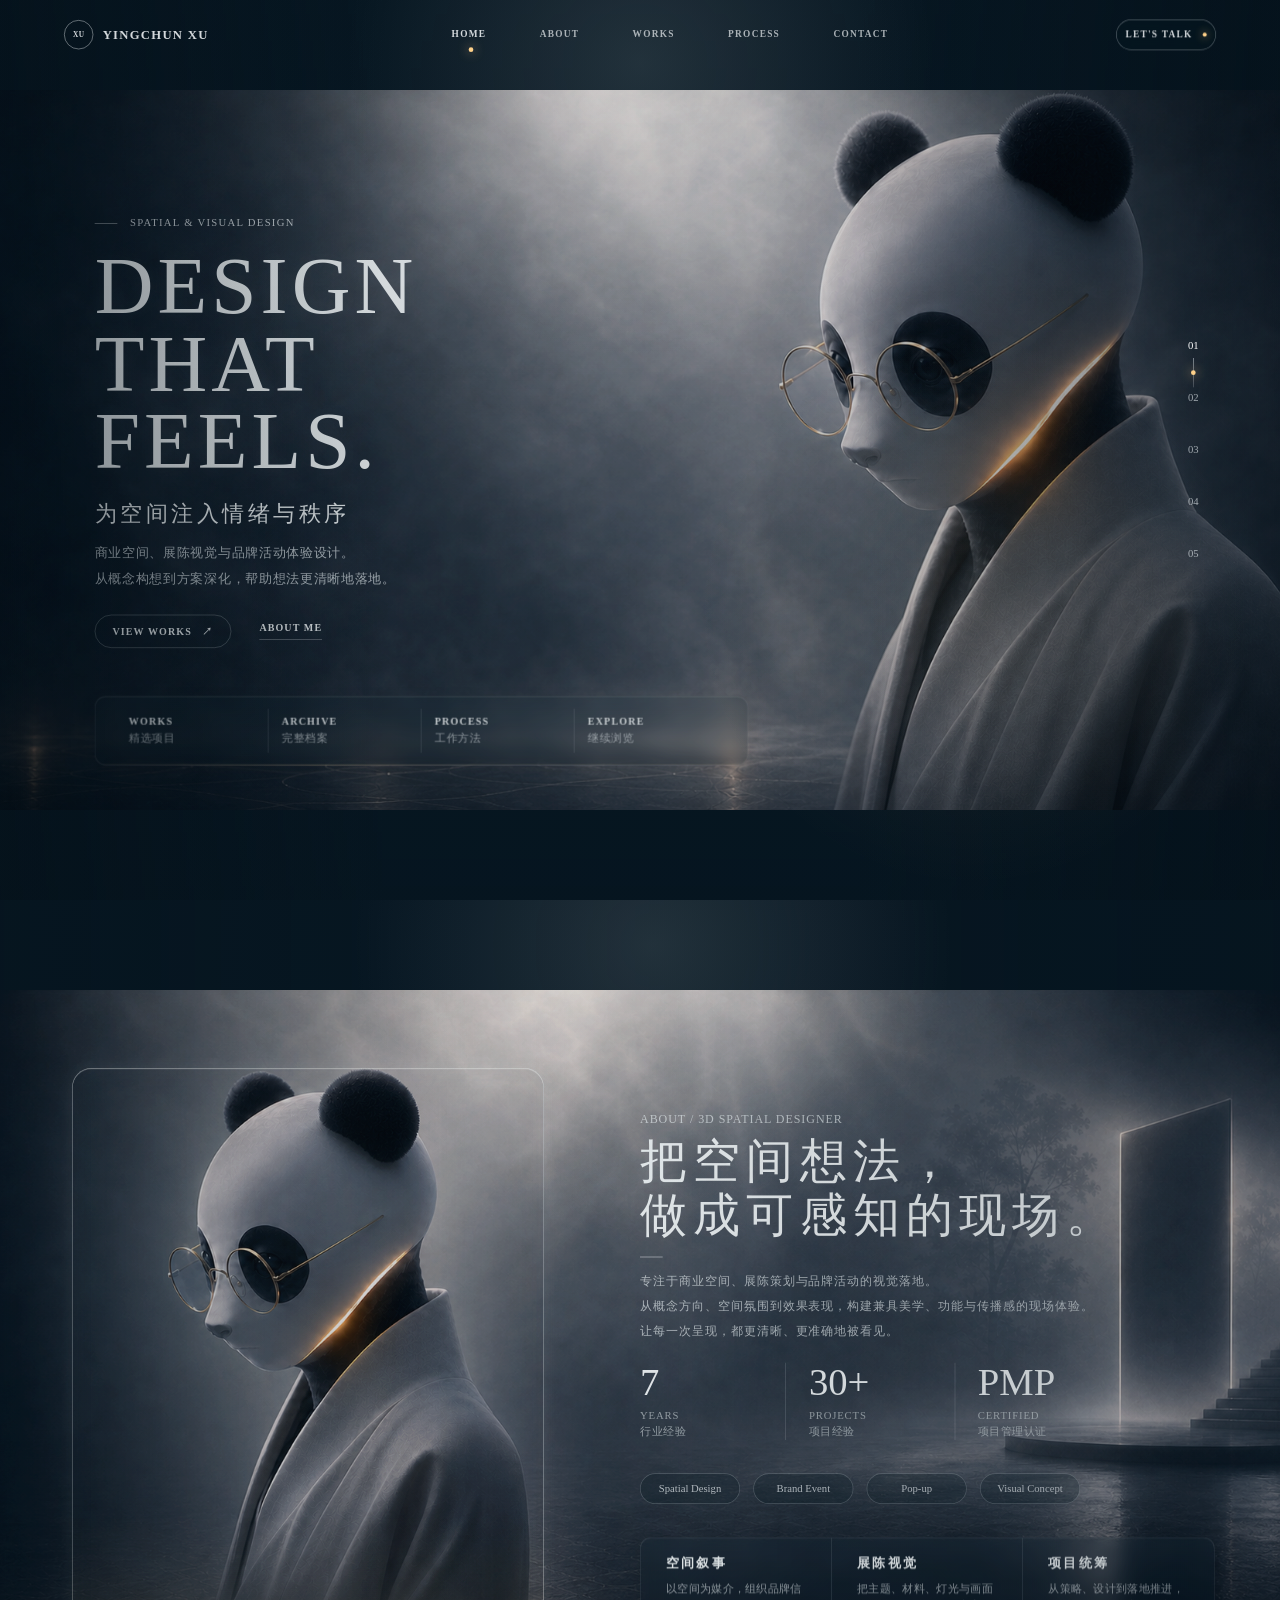
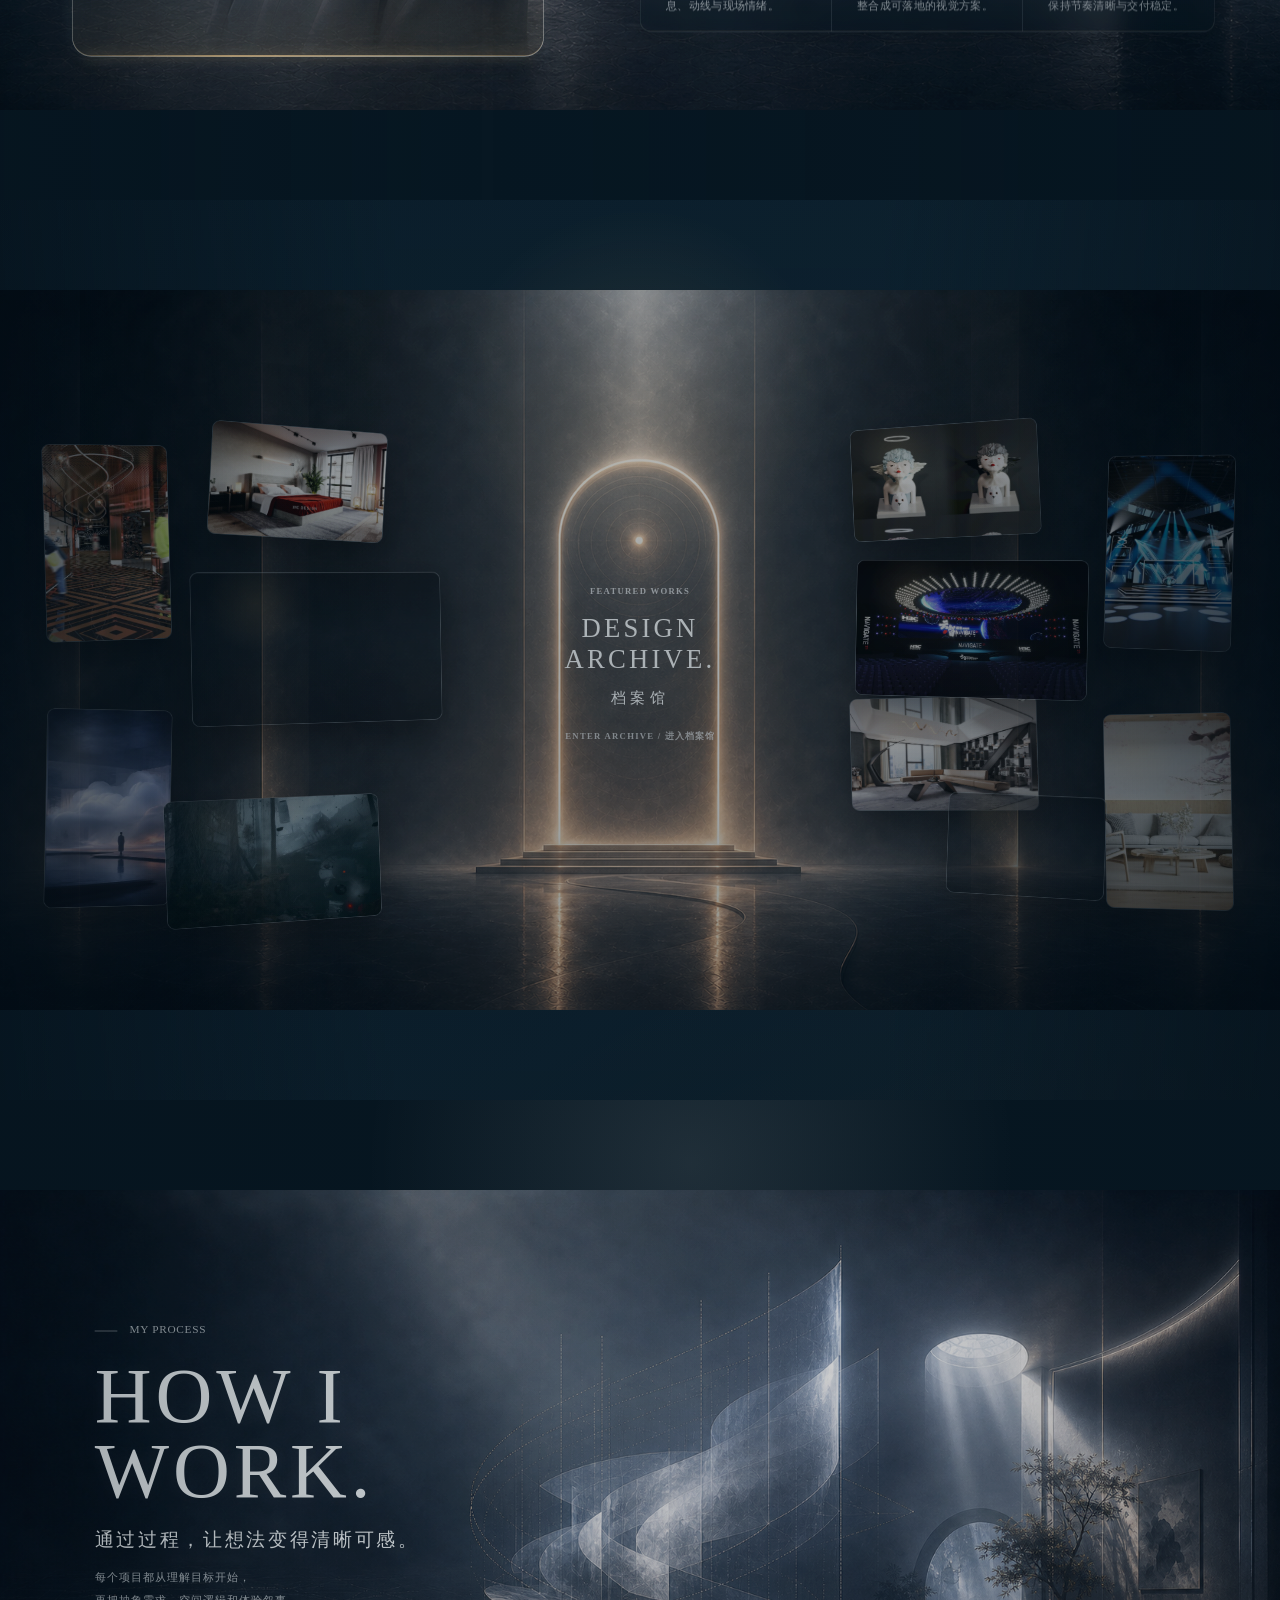
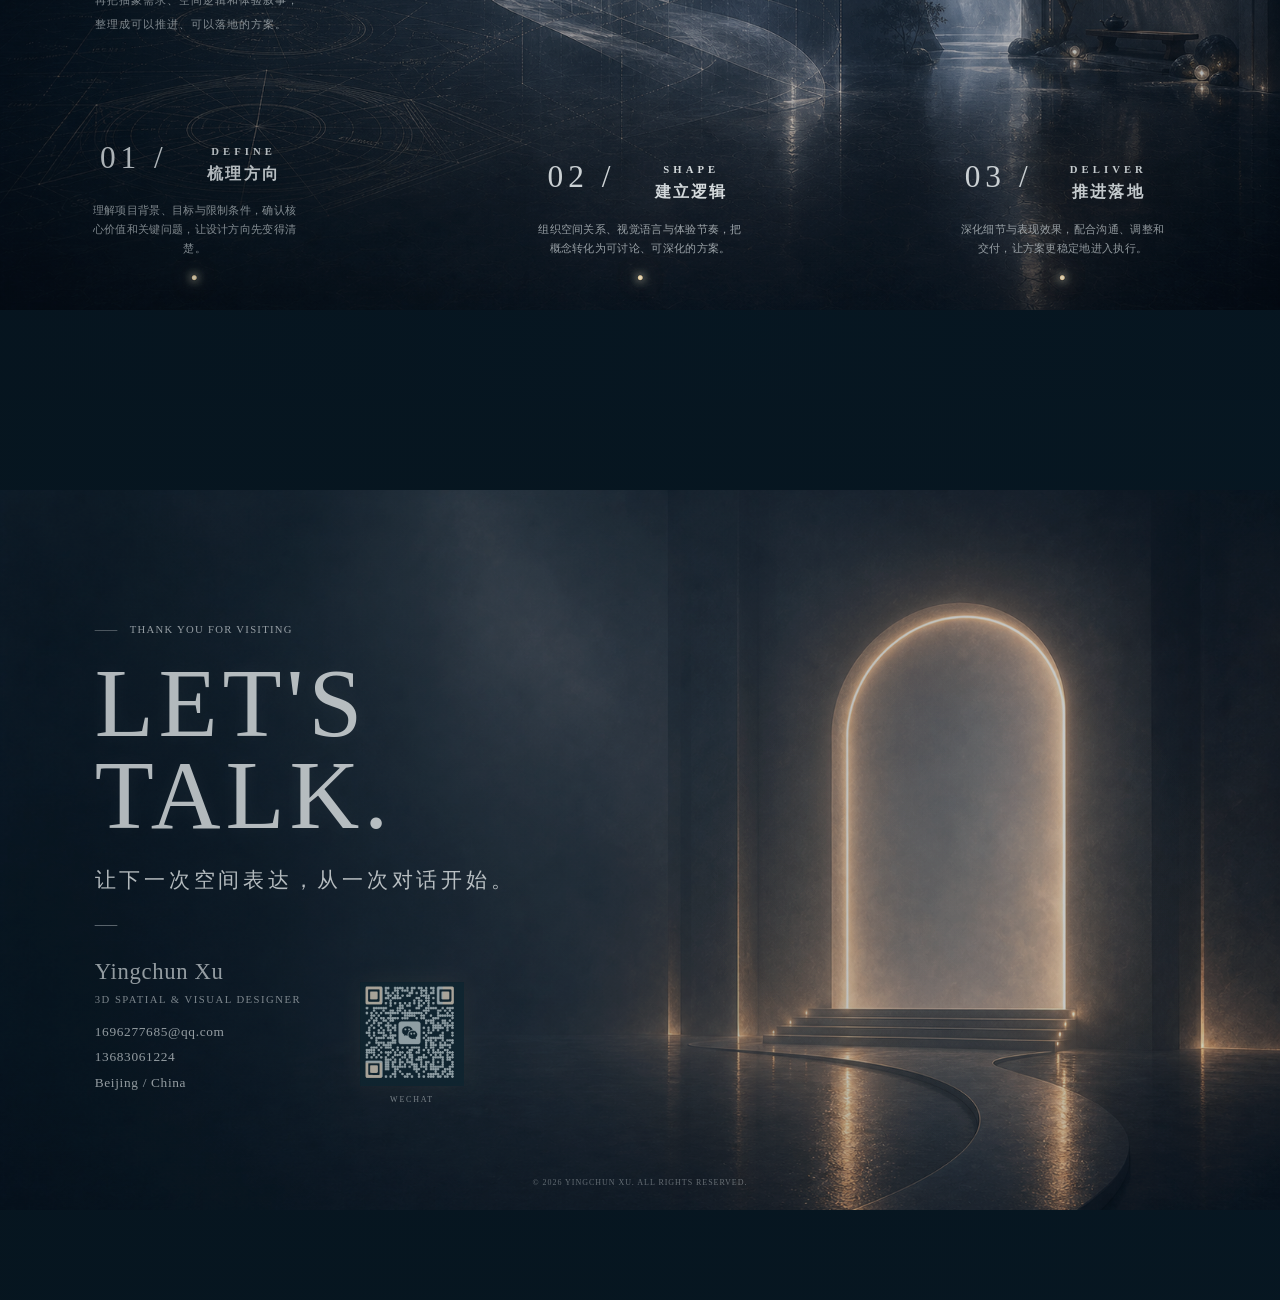
<file: index.html>
<!doctype html>
<html lang="zh-CN">
  <head>
    <meta charset="UTF-8" />
    <meta name="viewport" content="width=device-width, initial-scale=1.0" />
    <title>Yingchun Xu | Spatial & Visual Designer</title>
    <link rel="preload" as="image" href="assets/generated/home-bg-clean-v3.png" fetchpriority="high" />
    <script>
      (() => {
        const setStageScale = () => {
          const scale = Math.min(window.innerWidth / 1920, window.innerHeight / 1080);
          document.documentElement.style.setProperty("--stage-scale", scale.toFixed(5));
          document.documentElement.style.setProperty("--stage-side", `${Math.max(0, (window.innerWidth - 1920 * scale) / 2).toFixed(2)}px`);
          document.documentElement.style.setProperty("--stage-index-right", `${(Math.max(0, (window.innerWidth - 1920 * scale) / 2) + 108 * scale).toFixed(2)}px`);
          document.documentElement.classList.toggle("stage-lock", window.innerWidth >= 1181);
        };
        setStageScale();
        window.addEventListener("resize", setStageScale, { passive: true });
      })();
    </script>
    <link rel="stylesheet" href="styles.css?v=stage-lock-1920" />
  </head>
  <body>
    <header class="site-header">
      <a class="brand" href="#home" aria-label="Yingchun Xu home">
        <span class="brand-mark">XU</span>
        <span>YINGCHUN XU</span>
      </a>
      <nav class="main-nav" aria-label="Main navigation">
        <a href="#home">HOME</a>
        <a href="#about">ABOUT</a>
        <a href="#works">WORKS</a>
        <a href="#process">PROCESS</a>
        <a href="#contact">CONTACT</a>
      </nav>
      <a class="talk-link" href="#contact">LET'S TALK <i></i></a>
    </header>

    <aside class="page-index" aria-label="Page progress">
      <a href="#home" data-index="home">01</a>
      <a href="#about" data-index="about">02</a>
      <a href="#works" data-index="works">03</a>
      <a href="#process" data-index="process">04</a>
      <a href="#contact" data-index="contact">05</a>
    </aside>

    <main>
      <section id="home" class="screen home-screen" data-page="home">
        <div class="desktop-stage">
          <img class="section-bg home-bg" src="assets/generated/home-bg-clean-v3.png" alt="" decoding="async" fetchpriority="high" />
          <div class="hero-copy">
            <p class="kicker"><span></span> SPATIAL &amp; VISUAL DESIGN</p>
            <h1 class="hover-title">DESIGN<br />THAT FEELS.</h1>
            <h2>为空间注入情绪与秩序</h2>
            <p class="body-copy">商业空间、展陈视觉与品牌活动体验设计。</p>
            <p class="body-copy">从概念构想到方案深化，帮助想法更清晰地落地。</p>
            <div class="hero-actions">
              <a class="pill-button glow-target" href="#works">VIEW WORKS <span>↗</span></a>
              <a class="line-button" href="#about">ABOUT ME</a>
            </div>
          </div>
          <div class="home-guide compact-guide" aria-label="Site guide">
            <a href="#works"><strong>WORKS</strong><span>精选项目</span></a>
            <a href="archive.html"><strong>ARCHIVE</strong><span>完整档案</span></a>
            <a href="#process"><strong>PROCESS</strong><span>工作方法</span></a>
            <a href="#about"><strong>EXPLORE</strong><span>继续浏览</span></a>
          </div>
        </div>
      </section>

      <section id="about" class="screen about-screen" data-page="about">
        <div class="desktop-stage">
          <img class="section-bg" src="assets/generated/about-bg-clean-v4.png" alt="" loading="lazy" decoding="async" />
          <span class="about-portrait-frame" aria-hidden="true"></span>
          <div class="about-copy">
            <p class="kicker">ABOUT / 3D SPATIAL DESIGNER</p>
            <h2 class="hover-title">把空间想法，<br />做成可感知的现场。</h2>
            <i class="short-rule"></i>
            <p>专注于商业空间、展陈策划与品牌活动的视觉落地。</p>
            <p>从概念方向、空间氛围到效果表现，构建兼具美学、功能与传播感的现场体验。</p>
            <p>让每一次呈现，都更清晰、更准确地被看见。</p>
            <div class="about-stats">
              <article><strong>7</strong><span>YEARS<br />行业经验</span></article>
              <article><strong>30+</strong><span>PROJECTS<br />项目经验</span></article>
              <article><strong>PMP</strong><span>CERTIFIED<br />项目管理认证</span></article>
            </div>
            <div class="tag-row">
              <span>Spatial Design</span>
              <span>Brand Event</span>
              <span>Pop-up</span>
              <span>Visual Concept</span>
            </div>
          </div>
          <div class="capability-panel">
            <article><strong>空间叙事</strong><p>以空间为媒介，组织品牌信息、动线与现场情绪。</p></article>
            <article><strong>展陈视觉</strong><p>把主题、材料、灯光与画面整合成可落地的视觉方案。</p></article>
            <article><strong>项目统筹</strong><p>从策略、设计到落地推进，保持节奏清晰与交付稳定。</p></article>
          </div>
        </div>
      </section>

      <section id="works" class="screen works-screen" data-page="works">
        <div class="desktop-stage">
          <img class="section-bg" src="assets/generated/works-door-clean.png" alt="" loading="lazy" decoding="async" />
          <button class="archive-gate glow-target" type="button" aria-label="Enter design archive">
            <span class="gate-dot"></span>
            <small>FEATURED WORKS</small>
            <strong class="hover-title">DESIGN<br />ARCHIVE.</strong>
            <em>档案馆</em>
            <b>ENTER ARCHIVE / 进入档案馆</b>
          </button>
          <div class="featured-cloud" aria-label="Featured works">
            <article class="work-card pos-1"><img src="assets/featured/optimized/work-01-stage.jpg" data-full="assets/featured/图片1.png" alt="Stage design featured work" loading="lazy" decoding="async" /><span>01 STAGE DESIGN</span><b>舞台视觉</b></article>
            <article class="work-card pos-2"><img src="assets/featured/optimized/work-02-retail.jpg" data-full="assets/featured/图片10.png" alt="Retail space featured work" loading="lazy" decoding="async" /><span>02 RETAIL SPACE</span><b>零售空间</b></article>
            <article class="work-card pos-3"><img src="assets/featured/optimized/work-03-concept.jpg" data-full="assets/featured/ChatGPT Image 2026年6月30日 18_37_00 (1).png" alt="Concept space featured work" loading="lazy" decoding="async" /><span>03 CONCEPT SPACE</span><b>概念空间</b></article>
            <article class="work-card pos-4"><img src="assets/featured/optimized/work-04-ue5.jpg" data-full="assets/featured/ChatGPT Image 2026年6月30日 17_38_54 (3).png" alt="UE5 vision featured work" loading="lazy" decoding="async" /><span>04 UE5 VISION</span><b>视觉实验</b></article>
            <article class="work-card pos-5"><img src="assets/featured/optimized/work-05-popup.jpg" data-full="assets/featured/movie_00378.png" alt="Pop-up store featured work" loading="lazy" decoding="async" /><span>05 POP-UP STORE</span><b>快闪体验</b></article>
            <article class="work-card pos-6"><img src="assets/featured/optimized/work-06-summit.jpg" data-full="assets/featured/图片13.png" alt="Summit space featured work" loading="lazy" decoding="async" /><span>06 SUMMIT SPACE</span><b>峰会空间</b></article>
            <article class="work-card pos-7"><img src="assets/featured/optimized/work-07-event.jpg" data-full="assets/featured/图片8.png" alt="Brand event featured work" loading="lazy" decoding="async" /><span>07 BRAND EVENT</span><b>品牌活动</b></article>
            <article class="work-card pos-8"><img src="assets/featured/optimized/work-08-culture.jpg" data-full="assets/featured/Camera0091_09_第二空间0001_0000(2).jpg" alt="Culture retail featured work" loading="lazy" decoding="async" /><span>08 CULTURE RETAIL</span><b>文化商业</b></article>
            <article class="work-card pos-9"><img src="assets/featured/optimized/work-09-experience.jpg" data-full="assets/featured/图片12.png" alt="Experience space featured work" loading="lazy" decoding="async" /><span>09 EXPERIENCE SPACE</span><b>体验空间</b></article>
            <article class="work-card pos-10"><img src="assets/featured/optimized/work-10-exhibition.jpg" data-full="assets/featured/图片11.png" alt="Exhibition space featured work" loading="lazy" decoding="async" /><span>10 EXHIBITION</span><b>展陈空间</b></article>
            <article class="work-card pos-11"><img src="assets/featured/optimized/work-11-installation.jpg" data-full="assets/featured/图片6.png" alt="Installation featured work" loading="lazy" decoding="async" /><span>11 INSTALLATION</span><b>艺术装置</b></article>
          </div>
        </div>
      </section>

      <section id="process" class="screen process-screen" data-page="process">
        <div class="desktop-stage">
          <img class="section-bg" src="assets/generated/process-bg-clean-v4.png" alt="" loading="lazy" decoding="async" />
          <div class="process-copy">
            <p class="kicker"><span></span> MY PROCESS</p>
            <h2 class="hover-title">HOW I WORK.</h2>
            <h3>通过过程，让想法变得清晰可感。</h3>
            <p>每个项目都从理解目标开始，</p>
            <p>再把抽象需求、空间逻辑和体验叙事，</p>
            <p>整理成可以推进、可以落地的方案。</p>
          </div>
          <div class="process-line"></div>
          <div class="steps">
            <article><span>01 /</span><strong>DEFINE</strong><b>梳理方向</b><p>理解项目背景、目标与限制条件，确认核心价值和关键问题，让设计方向先变得清楚。</p></article>
            <article><span>02 /</span><strong>SHAPE</strong><b>建立逻辑</b><p>组织空间关系、视觉语言与体验节奏，把概念转化为可讨论、可深化的方案。</p></article>
            <article><span>03 /</span><strong>DELIVER</strong><b>推进落地</b><p>深化细节与表现效果，配合沟通、调整和交付，让方案更稳定地进入执行。</p></article>
          </div>
        </div>
      </section>

      <section id="contact" class="screen contact-screen" data-page="contact">
        <div class="desktop-stage">
          <img class="section-bg" src="assets/generated/contact-clean.png" alt="" loading="lazy" decoding="async" />
          <div class="contact-copy">
            <p class="kicker"><span></span> THANK YOU FOR VISITING</p>
            <h2 class="hover-title">LET'S<br />TALK.</h2>
            <h3>让下一次空间表达，从一次对话开始。</h3>
            <i class="short-rule"></i>
            <div class="contact-grid">
              <div class="contact-info">
                <strong>Yingchun Xu</strong>
                <span>3D SPATIAL &amp; VISUAL DESIGNER</span>
                <a href="mailto:1696277685@qq.com">1696277685@qq.com</a>
                <a href="tel:13683061224">13683061224</a>
                <p>Beijing / China</p>
              </div>
              <div class="qr-card">
                <img src="assets/processed/wechat-qr-clean.png" alt="WeChat QR code" loading="lazy" decoding="async" />
                <span>WECHAT</span>
              </div>
            </div>
          </div>
          <footer>© 2026 YINGCHUN XU. ALL RIGHTS RESERVED.</footer>
        </div>
      </section>
    </main>

    <div class="ripple-transition" aria-hidden="true"></div>
    <div class="work-lightbox" aria-hidden="true">
      <button class="work-lightbox-close" type="button" aria-label="Close preview">CLOSE</button>
      <img alt="" />
    </div>
    <script src="script.js"></script>
  </body>
</html>
</file>
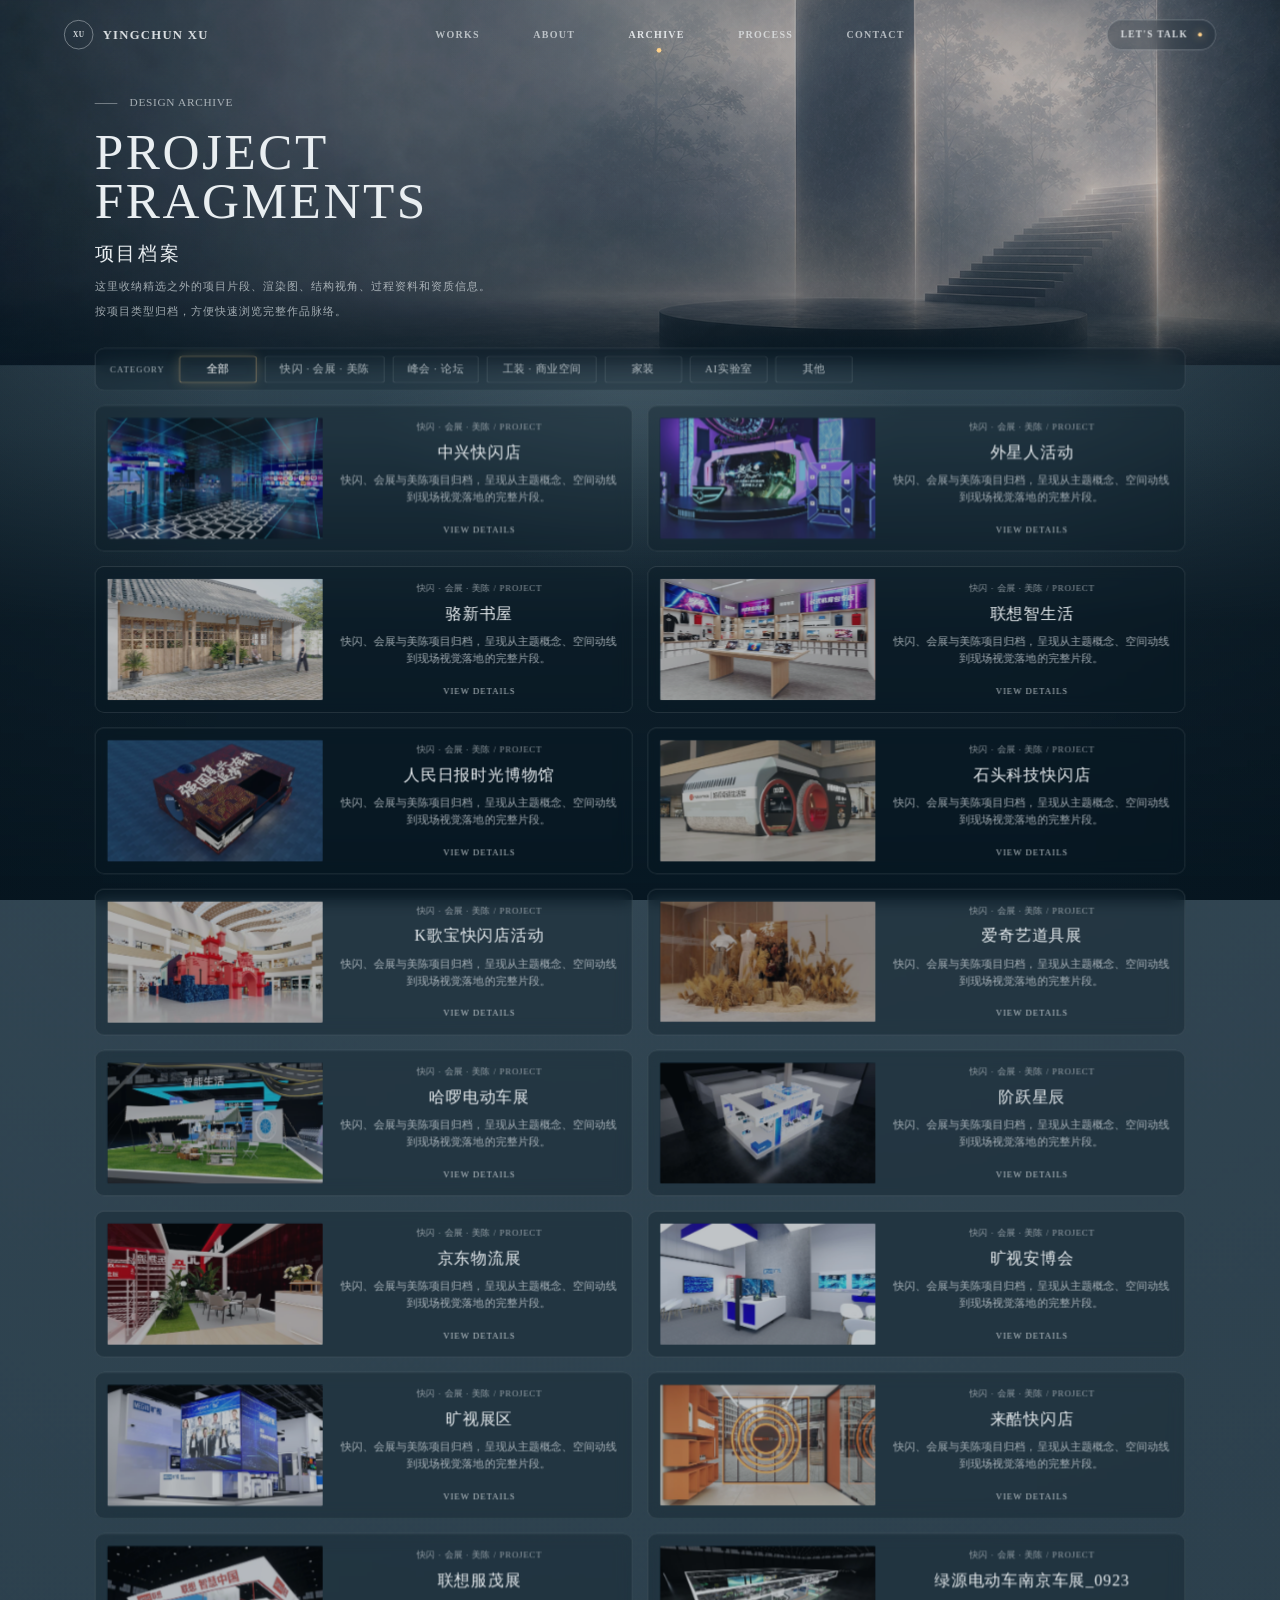
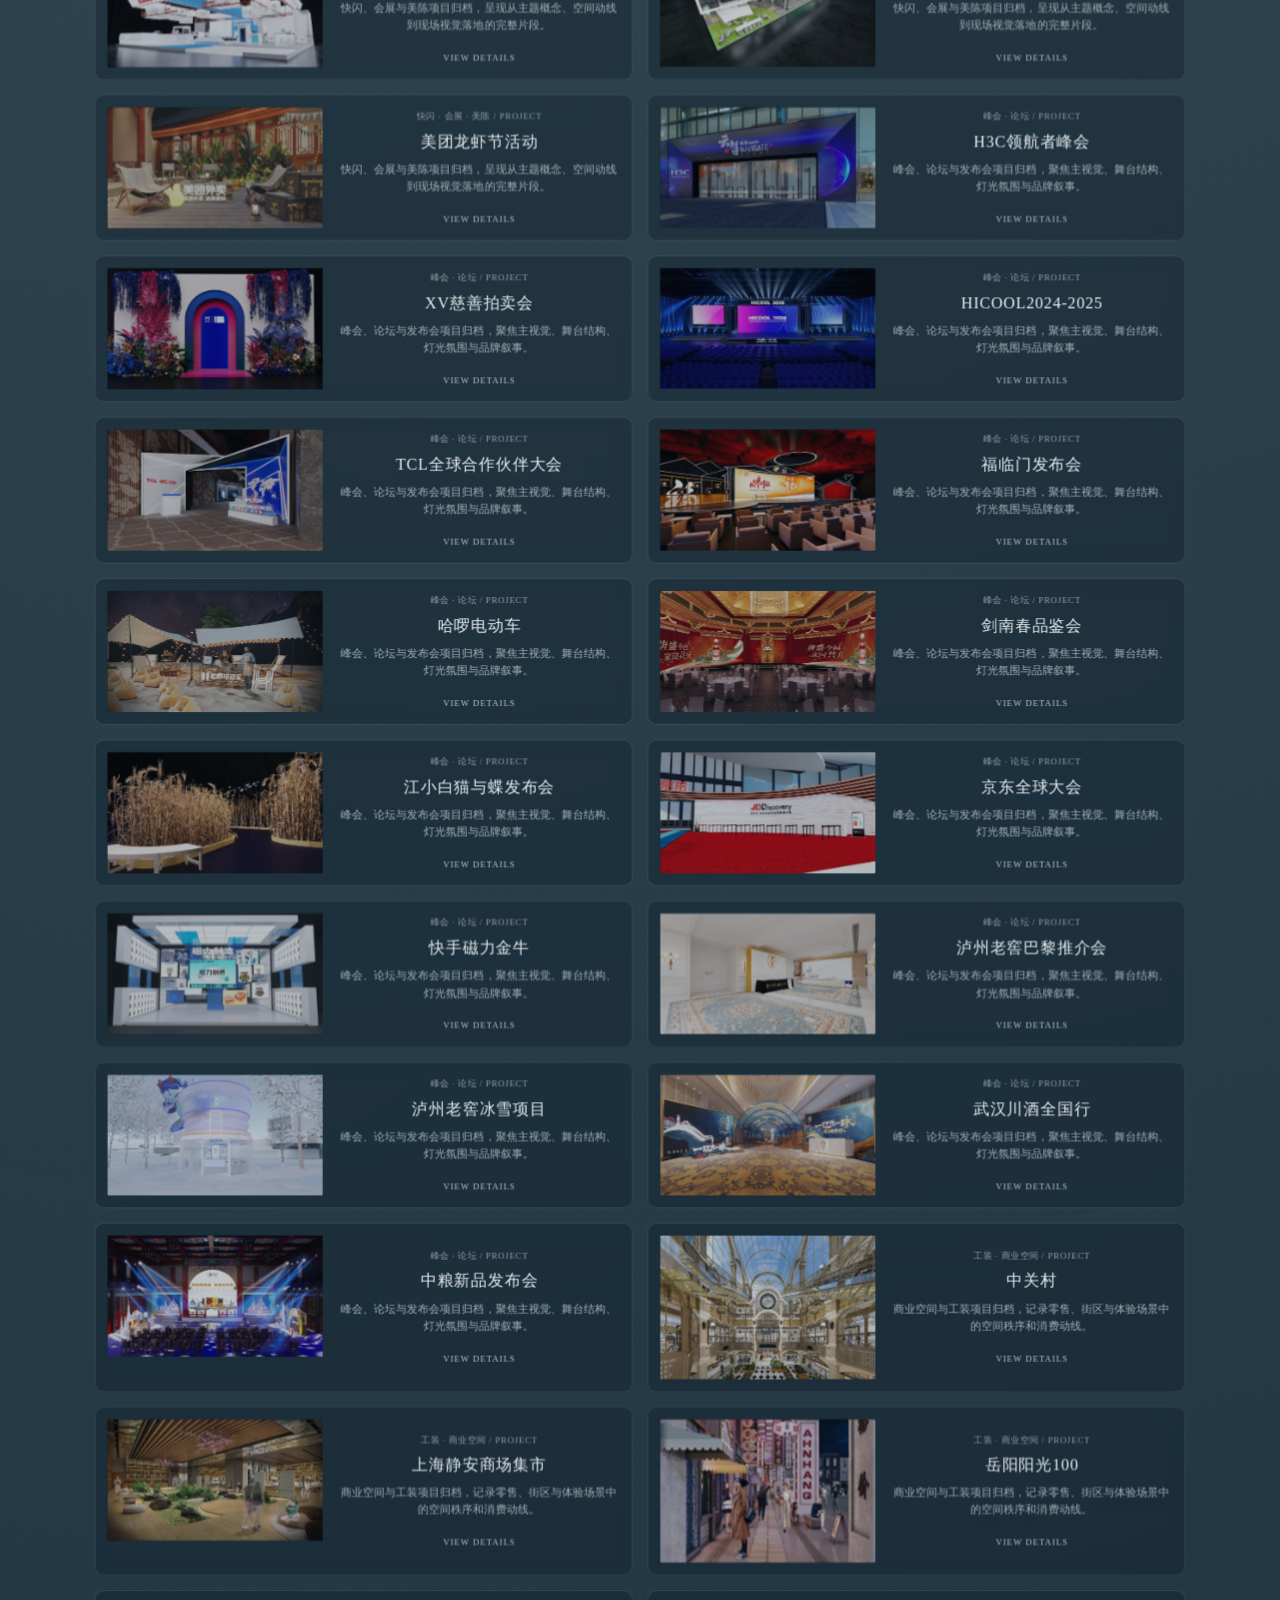
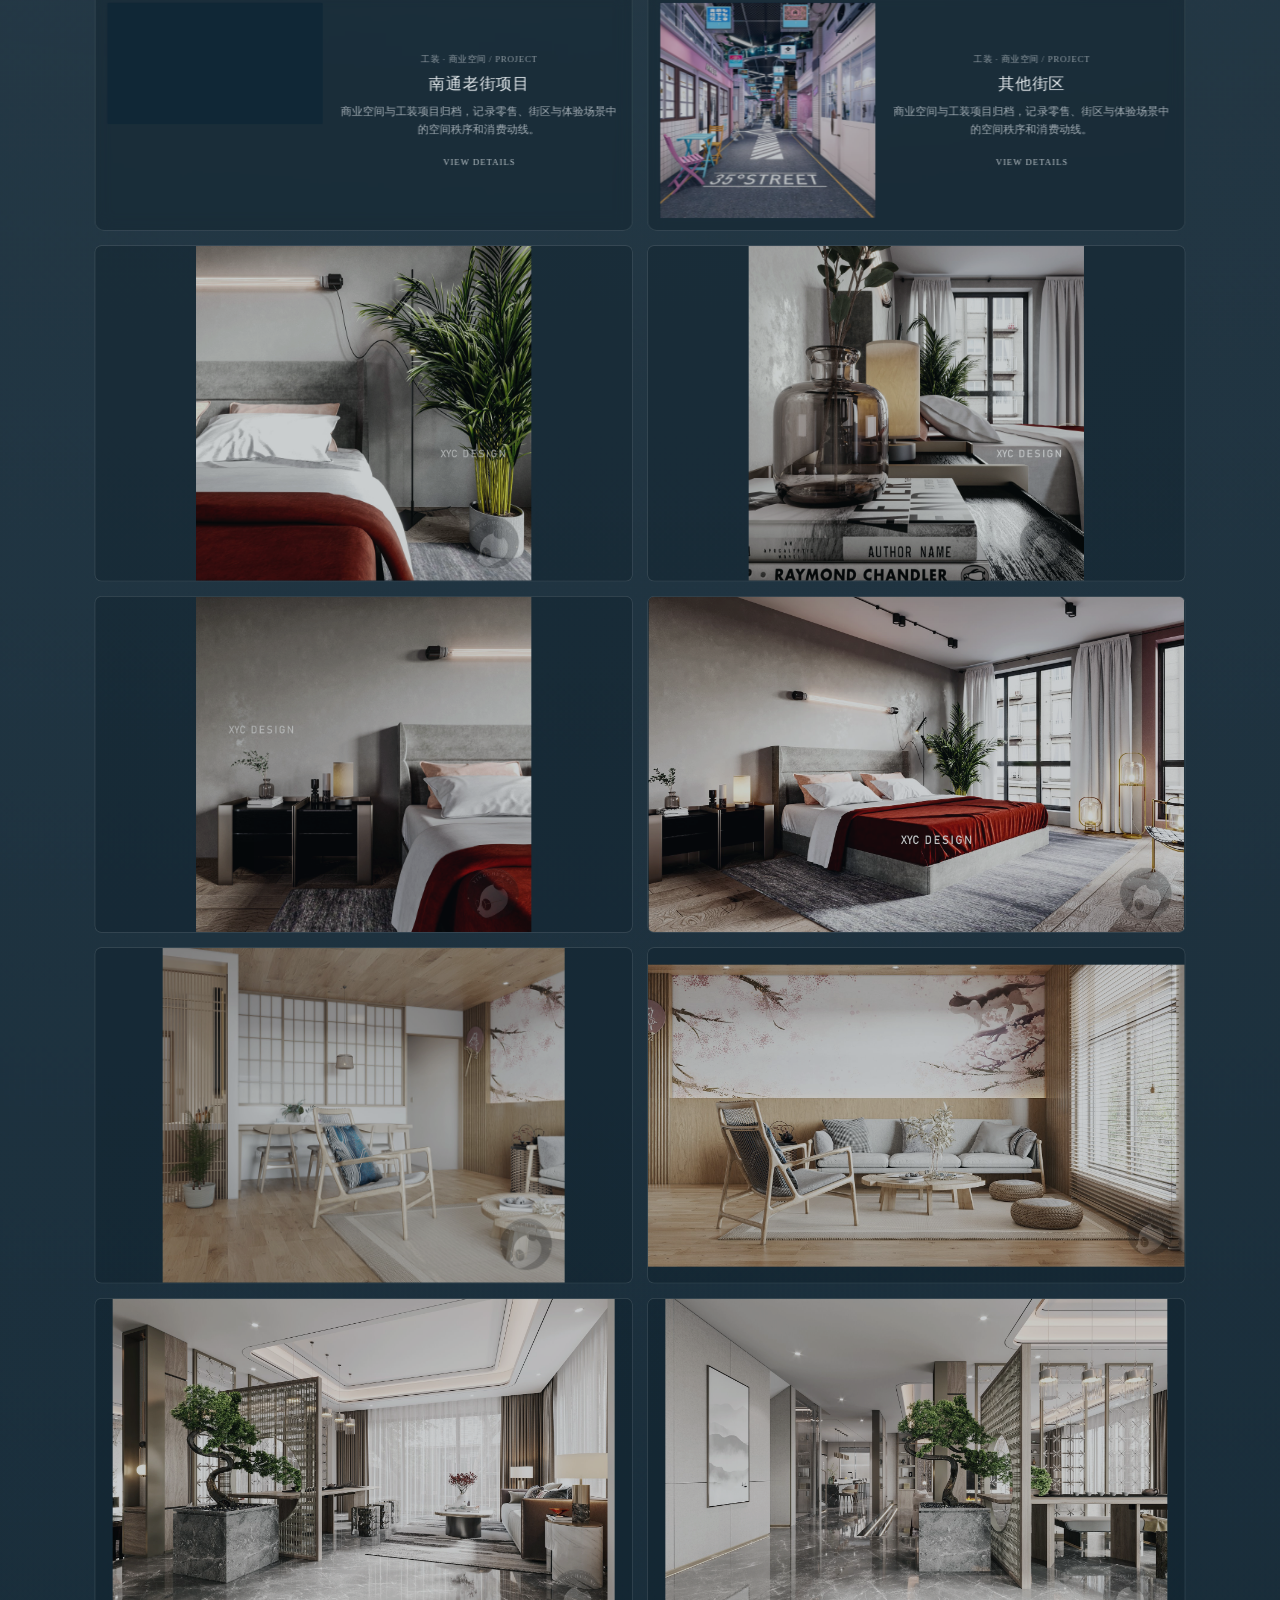
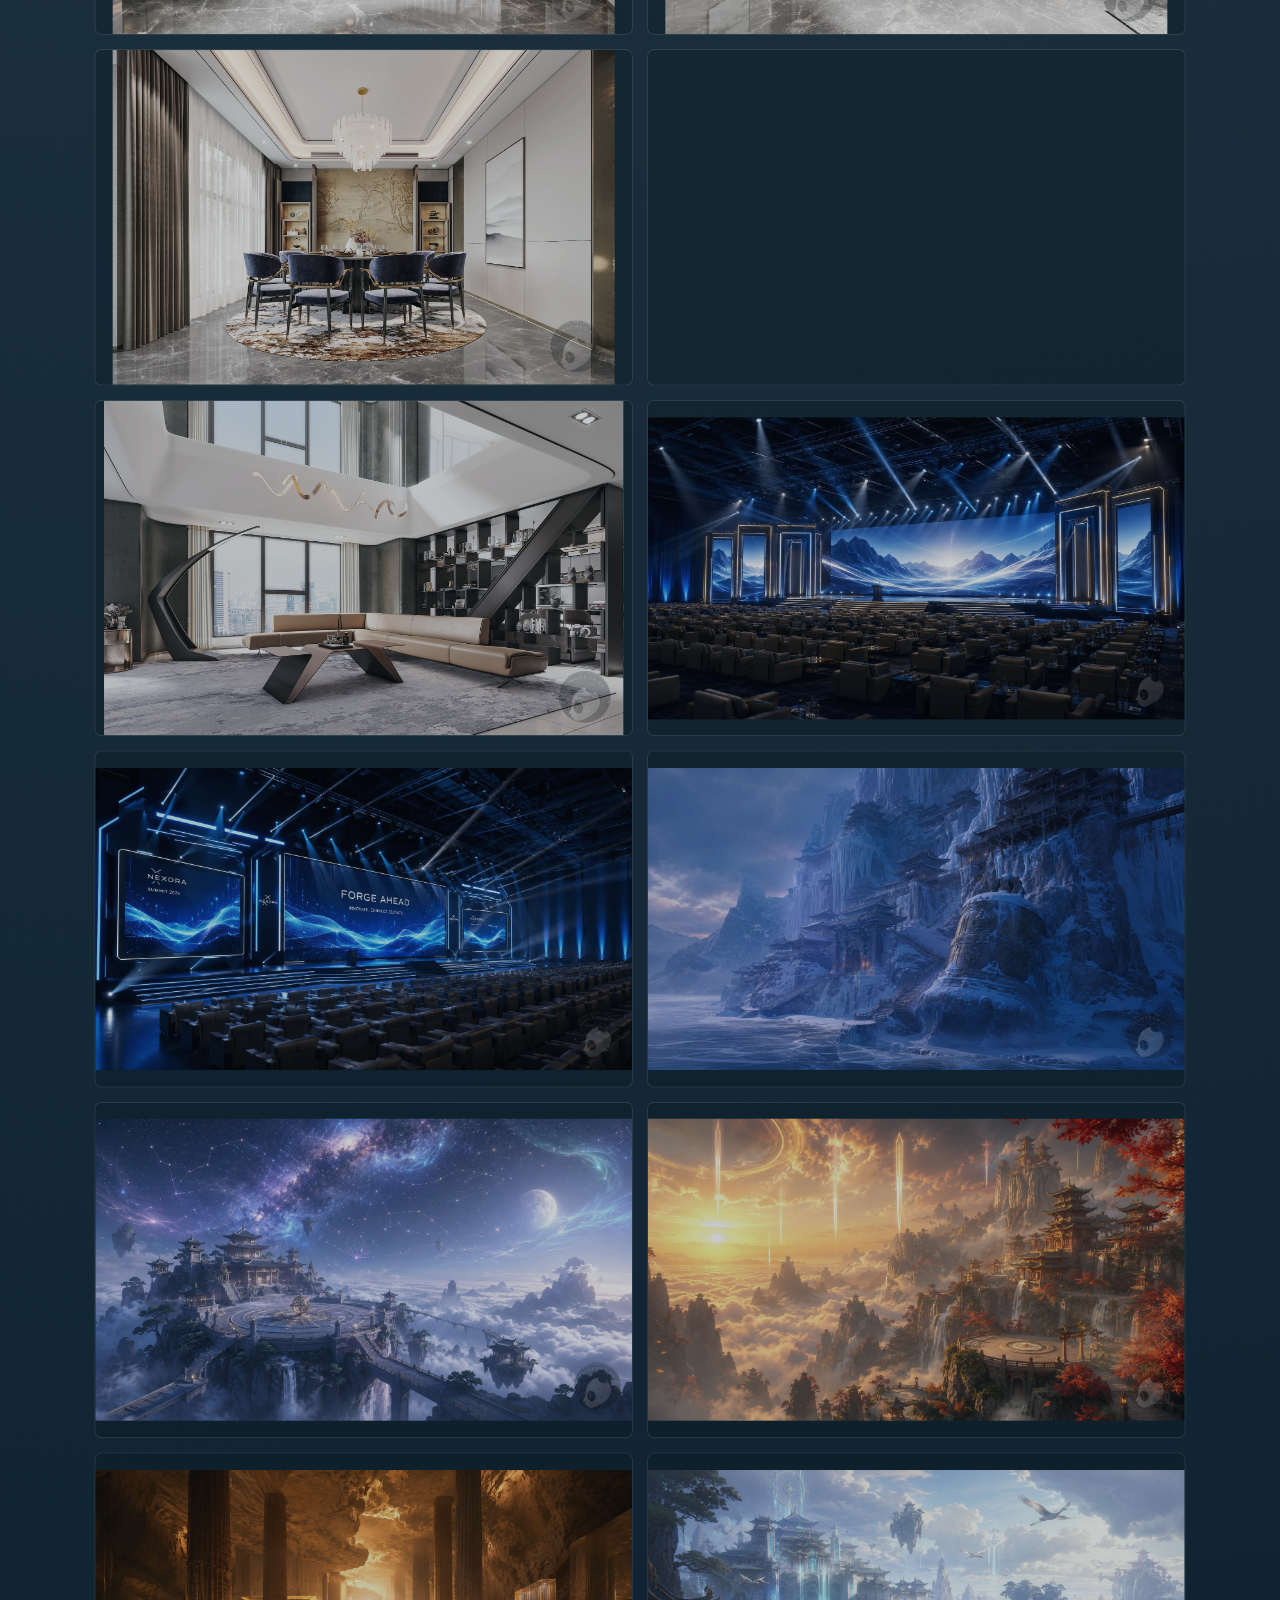
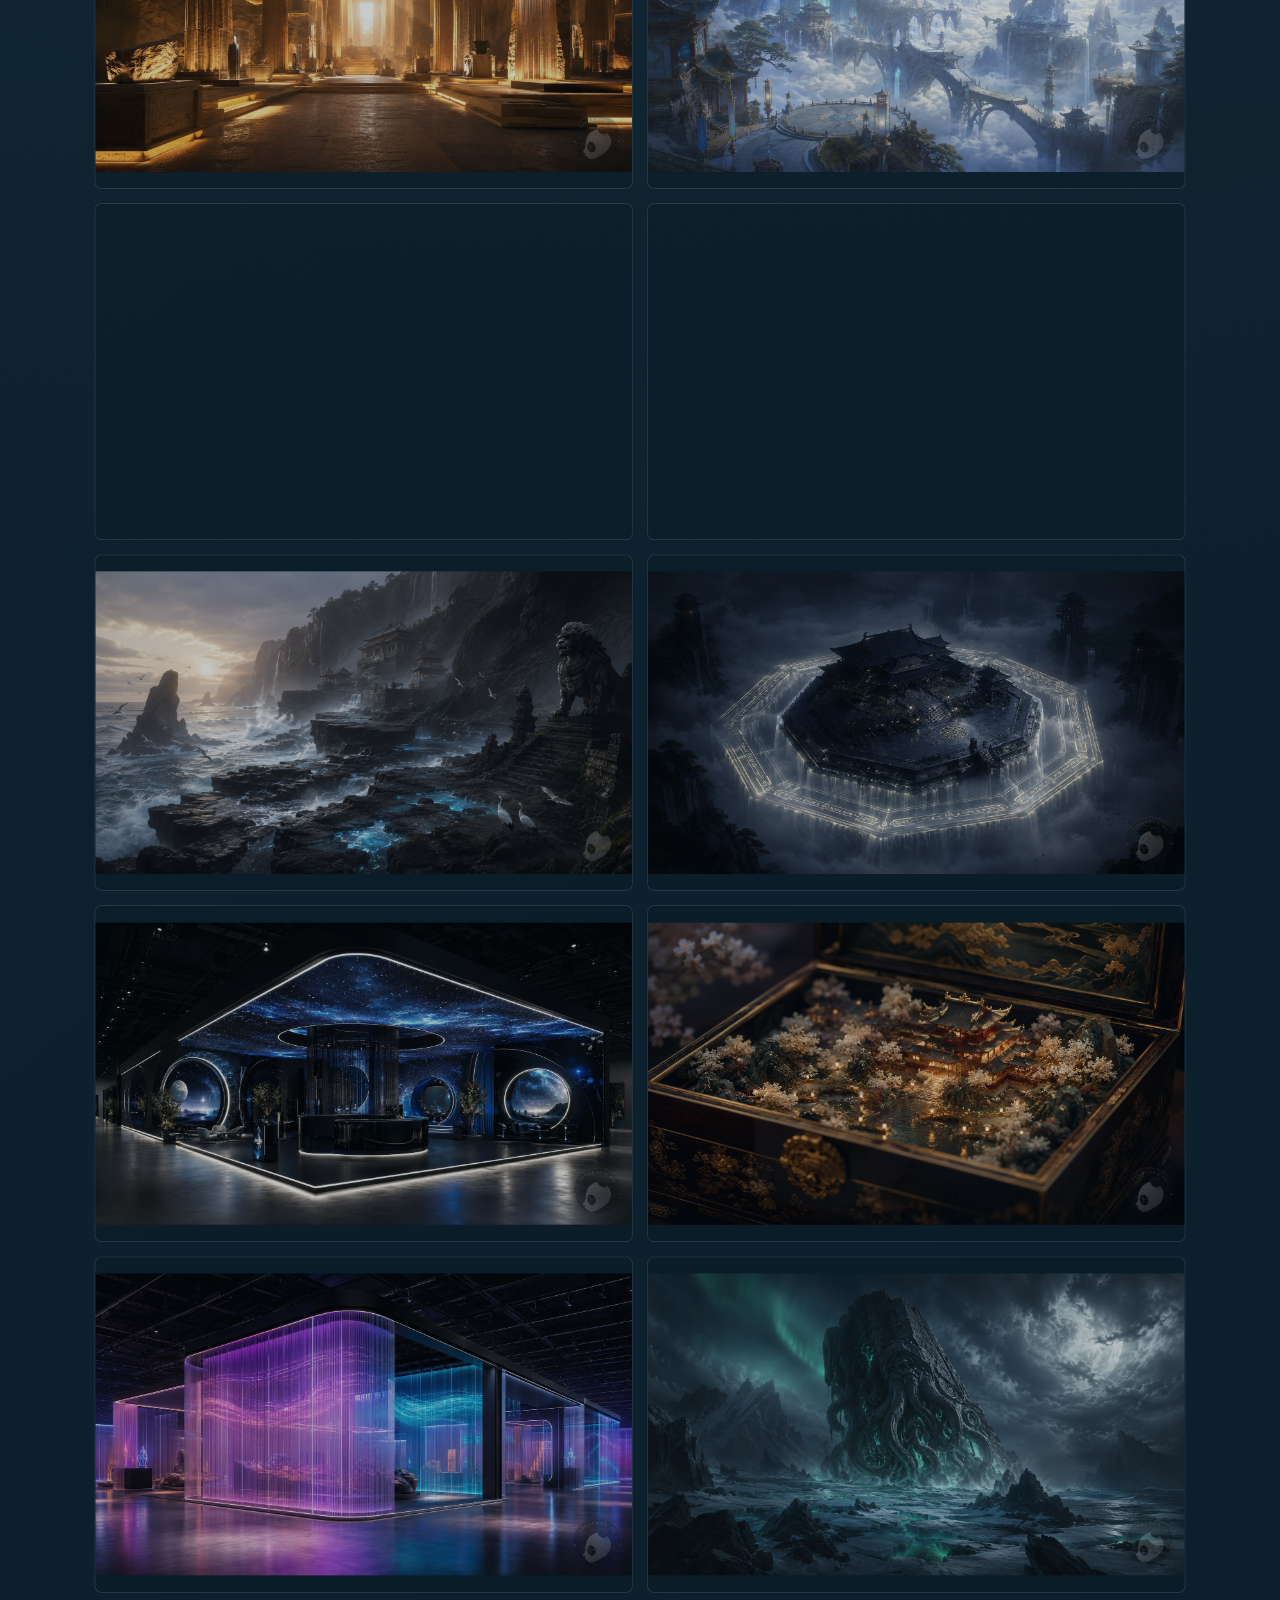
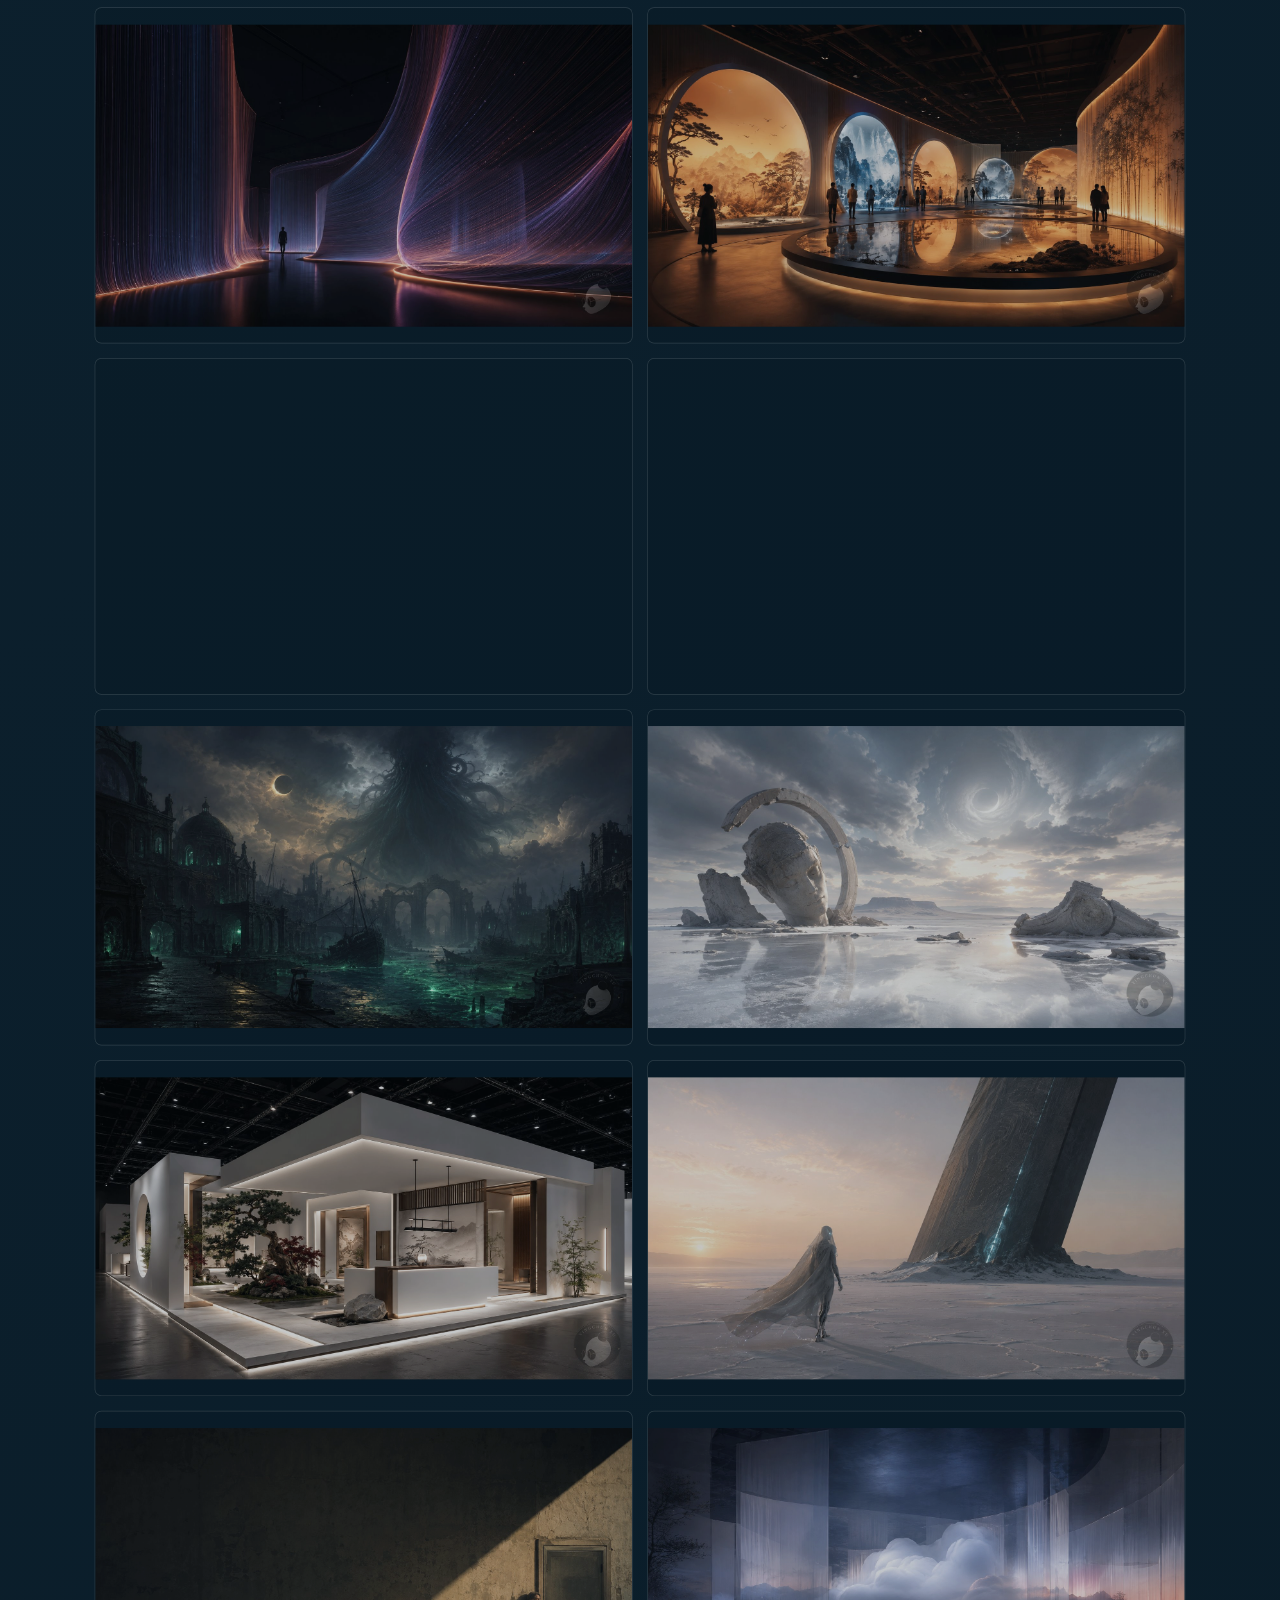
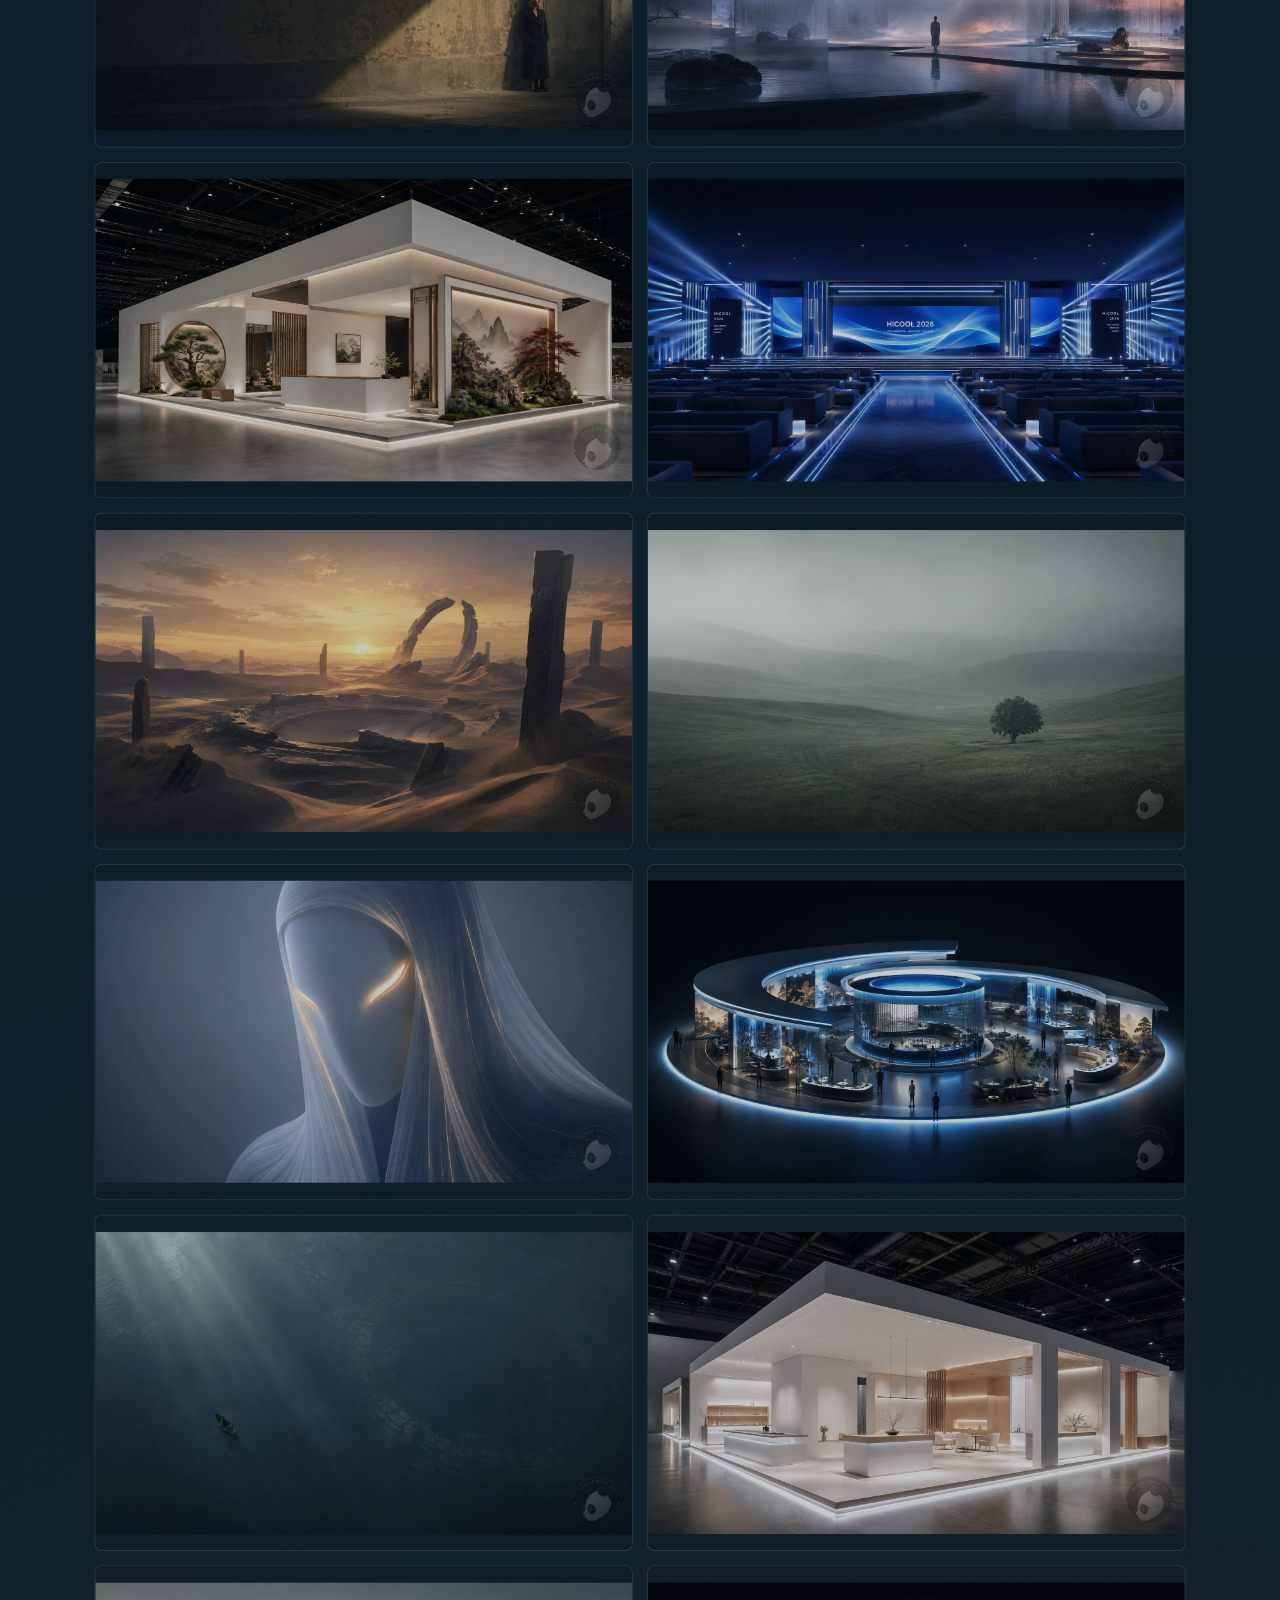
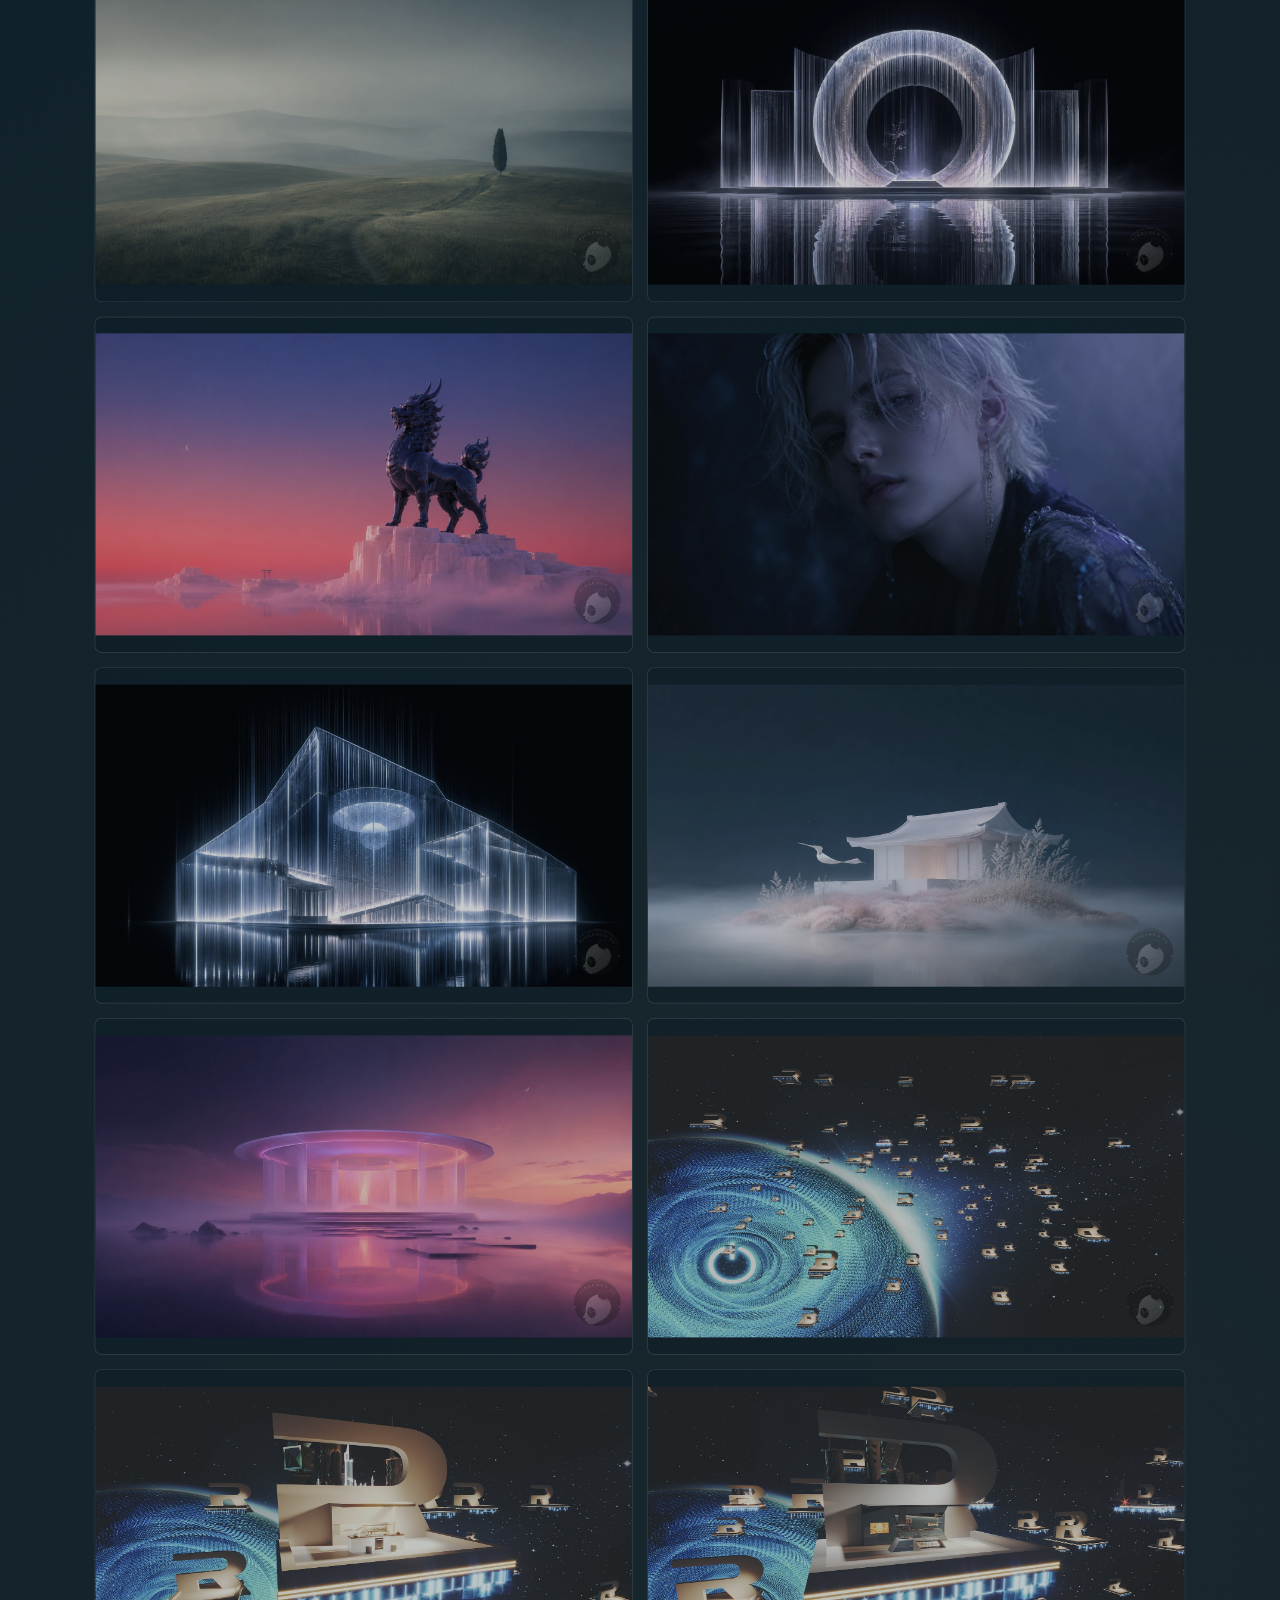
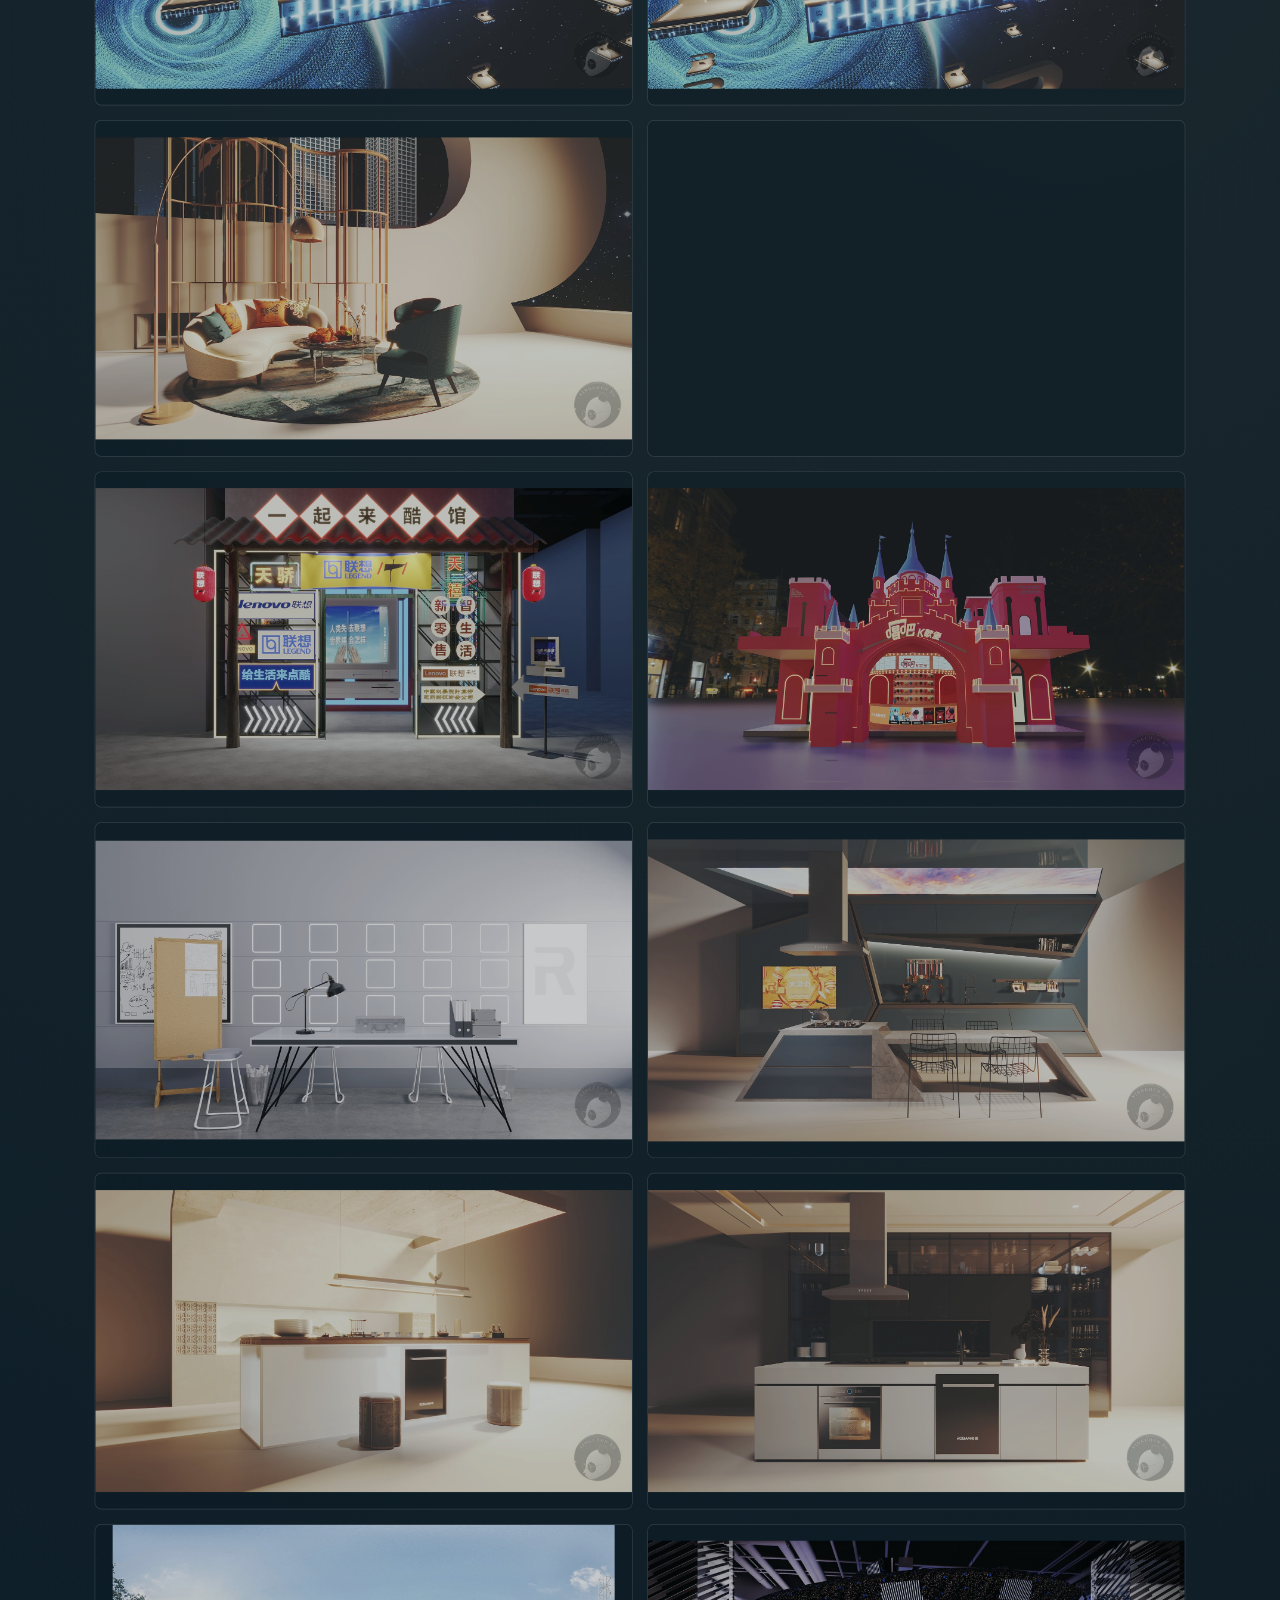
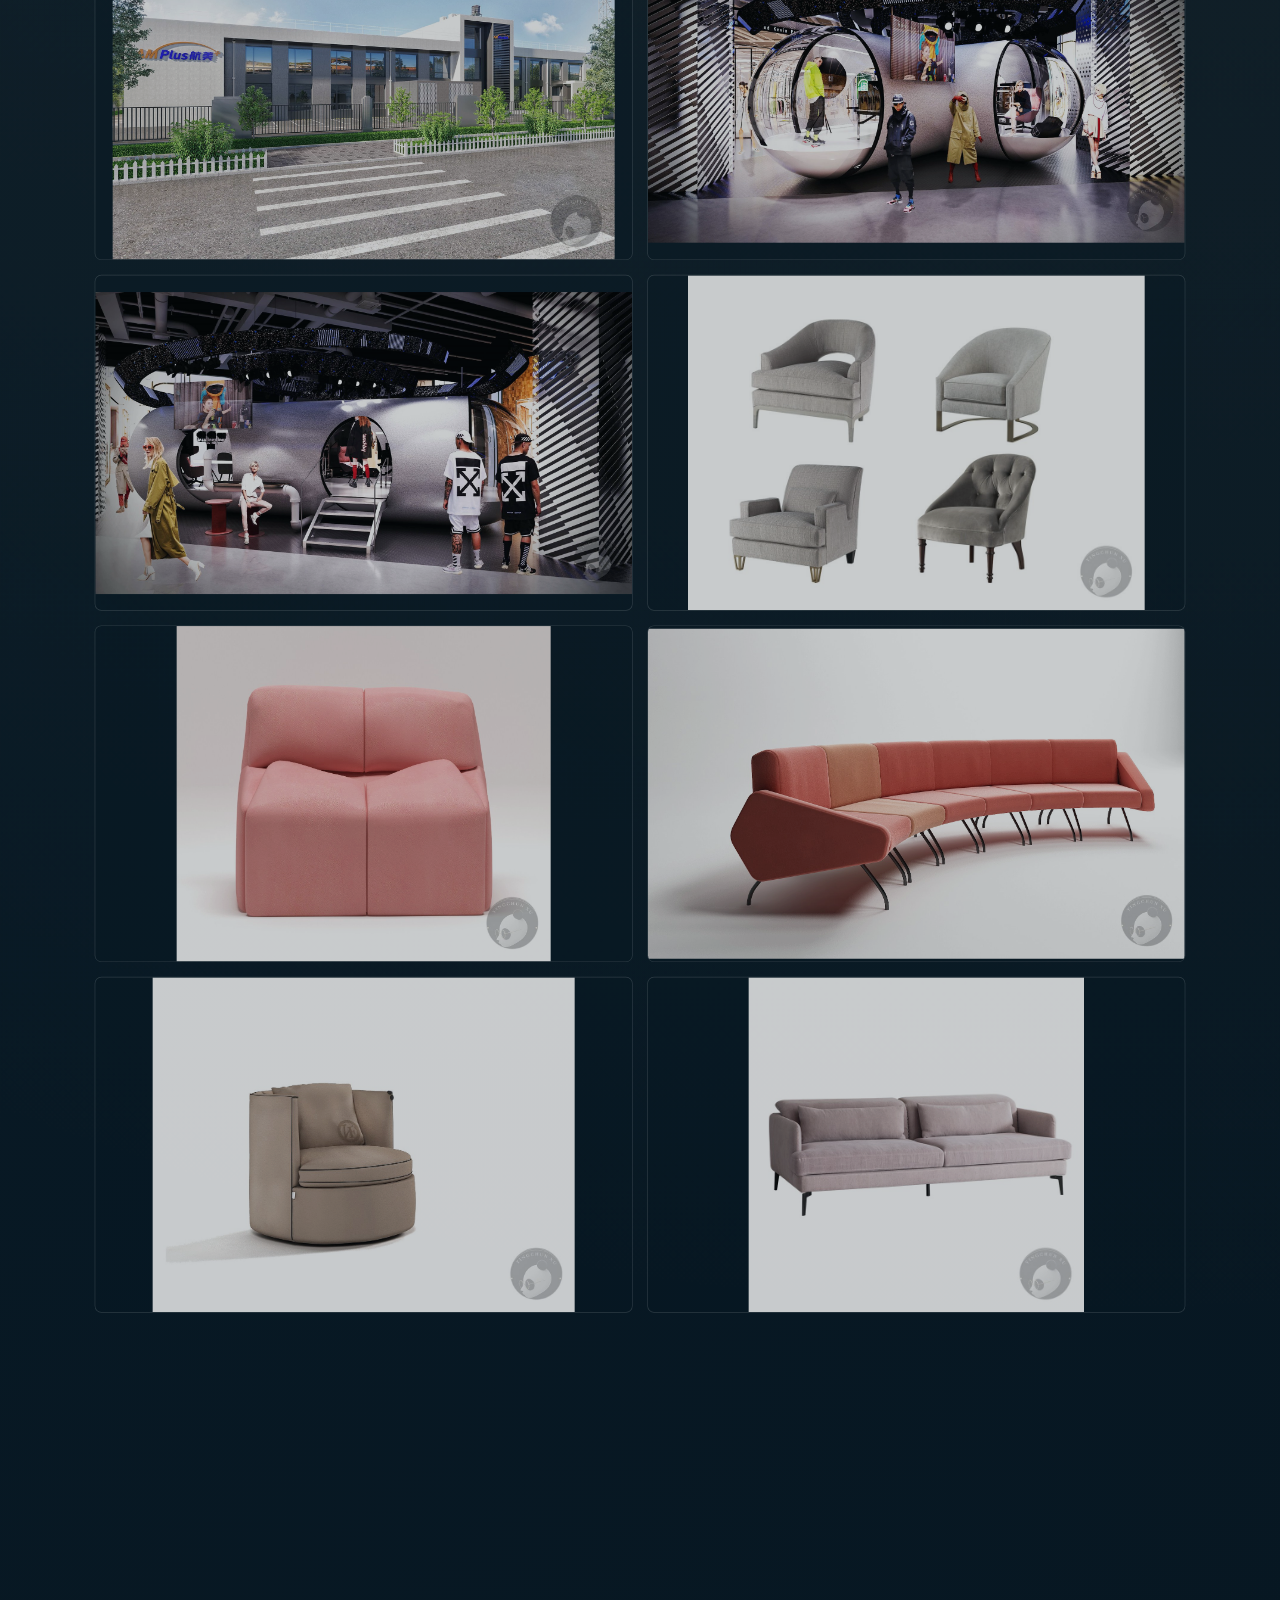
<file: archive.html>
<!doctype html>
<html lang="zh-CN">
  <head>
    <meta charset="UTF-8" />
    <meta name="viewport" content="width=device-width, initial-scale=1.0" />
    <title>Project Archive | Yingchun Xu</title>
    <script>
      (() => {
        const setStageScale = () => {
          const scale = Math.min(window.innerWidth / 1920, window.innerHeight / 1080);
          document.documentElement.style.setProperty("--stage-scale", scale.toFixed(5));
          document.documentElement.style.setProperty("--stage-side", `${Math.max(0, (window.innerWidth - 1920 * scale) / 2).toFixed(2)}px`);
          document.documentElement.classList.toggle("stage-lock", window.innerWidth >= 981);
        };
        setStageScale();
        window.addEventListener("resize", setStageScale, { passive: true });
      })();
    </script>
    <link rel="stylesheet" href="archive.css?v=stage-lock-1920" />
  </head>
  <body>
    <header class="site-header">
      <a class="brand" href="index.html#home">
        <span class="brand-mark">XU</span>
        <span>YINGCHUN XU</span>
      </a>
      <nav class="main-nav" aria-label="Archive navigation">
        <a href="index.html#works">WORKS</a>
        <a href="index.html#about">ABOUT</a>
        <a class="is-active" href="archive.html">ARCHIVE</a>
        <a href="index.html#process">PROCESS</a>
        <a href="index.html#contact">CONTACT</a>
      </nav>
      <a class="talk-link glow-target" href="index.html#contact">LET'S TALK <i></i></a>
    </header>

    <main class="archive-page">
      <section class="archive-hero">
        <img src="assets/generated/archive-clean-v3.png" alt="" />
        <div class="hero-copy">
          <p class="kicker"><span></span> DESIGN ARCHIVE</p>
          <h1 class="hover-title">PROJECT<br />FRAGMENTS</h1>
          <h2>项目档案</h2>
          <p>这里收纳精选之外的项目片段、渲染图、结构视角、过程资料和资质信息。</p>
          <p>按项目类型归档，方便快速浏览完整作品脉络。</p>
        </div>
      </section>

      <section class="archive-board" aria-label="Project archive">
        <div class="category-bar">
          <span>CATEGORY</span>
          <button class="is-active" data-filter="all" type="button">全部</button>
          <button data-filter="pop" type="button">快闪 · 会展 · 美陈</button>
          <button data-filter="summit" type="button">峰会 · 论坛</button>
          <button data-filter="commercial" type="button">工装 · 商业空间</button>
          <button data-filter="home" type="button">家装</button>
          <button data-filter="ai" type="button">AI实验室</button>
          <button data-filter="others" type="button">其他</button>
        </div>
        <div class="archive-grid" id="archiveGrid"></div>
      </section>
    </main>

    <div class="viewer" aria-hidden="true">
      <button class="viewer-close glow-target" type="button">CLOSE</button>
      <button class="viewer-prev glow-target" type="button">PREV</button>
      <figure>
        <img alt="" />
        <video controls preload="metadata"></video>
        <figcaption>
          <span></span>
          <strong></strong>
        </figcaption>
      </figure>
      <button class="viewer-next glow-target" type="button">NEXT</button>
    </div>

    <script src="archive-data.js"></script>
    <script src="archive.js"></script>
  </body>
</html>
</file>
<file: styles.css>
:root {
  --bg: #071722;
  --bg-2: #102736;
  --text: #e9eef0;
  --muted: rgba(232, 237, 240, 0.66);
  --faint: rgba(232, 237, 240, 0.26);
  --line: rgba(222, 231, 235, 0.19);
  --panel: rgba(8, 25, 36, 0.24);
  --panel-strong: rgba(9, 28, 40, 0.36);
  --gold: #ffd18a;
  --gold-soft: rgba(255, 209, 138, 0.5);
  --scene-filter: saturate(0.82) contrast(0.98) brightness(0.92);
  --serif: Didot, "Bodoni 72", "Times New Roman", "Noto Serif SC", SimSun, serif;
  --sans: "Trajan Pro", "Times New Roman", "Noto Serif SC", SimSun, serif;
}

* {
  box-sizing: border-box;
}

html {
  scroll-behavior: smooth;
  background: var(--bg);
}

body {
  margin: 0;
  color: var(--text);
  font-family: var(--serif);
  background:
    radial-gradient(circle at 50% 7%, rgba(173, 184, 188, 0.24), transparent 30%),
    radial-gradient(circle at 84% 76%, rgba(255, 209, 138, 0.08), transparent 26%),
    linear-gradient(140deg, #071722 0%, #102736 56%, #06131c 100%);
  overflow-x: hidden;
}

body.transitioning {
  overflow: hidden;
}

a {
  color: inherit;
  text-decoration: none;
}

img {
  display: block;
  max-width: 100%;
}

.desktop-stage {
  display: contents;
}

button {
  font: inherit;
}

.site-header {
  position: fixed;
  z-index: 20;
  top: 0;
  left: 0;
  right: 0;
  height: 104px;
  display: grid;
  grid-template-columns: minmax(250px, 320px) minmax(420px, 1fr) minmax(170px, 230px);
  align-items: center;
  padding: 0 5vw;
  color: rgba(240, 244, 246, 0.88);
  letter-spacing: 0.12em;
  pointer-events: none;
}

.site-header a {
  pointer-events: auto;
}

.brand {
  display: inline-flex;
  align-items: center;
  gap: 14px;
  font-size: 19px;
  font-weight: 700;
  white-space: nowrap;
}

.brand-mark {
  width: 44px;
  height: 44px;
  border: 1px solid rgba(234, 240, 243, 0.6);
  border-radius: 50%;
  display: grid;
  place-items: center;
  font-size: 11px;
  letter-spacing: 0.04em;
  position: relative;
  transition: border-color 0.3s ease, box-shadow 0.3s ease, color 0.3s ease;
}

.brand:hover .brand-mark,
.glow-target:hover,
.talk-link:hover {
  border-color: rgba(255, 216, 156, 0.72);
  box-shadow: 0 0 22px rgba(255, 213, 146, 0.28), inset 0 0 22px rgba(255, 213, 146, 0.08);
}

.main-nav {
  justify-self: center;
  display: flex;
  gap: clamp(28px, 4.2vw, 82px);
  font-size: 15px;
  font-weight: 700;
}

.main-nav a {
  position: relative;
  opacity: 0.78;
  transition: opacity 0.25s ease;
}

.main-nav a.is-active,
.main-nav a:hover {
  opacity: 1;
}

.main-nav a.is-active::after {
  content: "";
  position: absolute;
  left: 50%;
  bottom: -18px;
  width: 7px;
  height: 7px;
  border-radius: 50%;
  background: var(--gold);
  box-shadow: 0 0 16px rgba(255, 210, 143, 0.85);
}

.talk-link {
  justify-self: end;
  min-width: 164px;
  height: 46px;
  border: 1px solid rgba(238, 244, 247, 0.32);
  border-radius: 999px;
  display: inline-flex;
  align-items: center;
  justify-content: center;
  gap: 15px;
  font-size: 14px;
  font-weight: 700;
  background: var(--panel);
  backdrop-filter: blur(12px);
}

.talk-link i {
  width: 6px;
  height: 6px;
  border-radius: 50%;
  background: var(--gold);
  box-shadow: 0 0 15px var(--gold);
}

.hover-title {
  transition: color 0.35s ease, text-shadow 0.35s ease;
}

.hover-title:hover {
  color: #ffe0ad;
  text-shadow: 0 0 22px rgba(255, 214, 151, 0.28);
}

.page-index {
  position: fixed;
  z-index: 18;
  top: 50%;
  right: 5.6vw;
  transform: translateY(-50%);
  display: flex;
  flex-direction: column;
  gap: 62px;
  align-items: center;
  font-size: 16px;
  color: rgba(237, 242, 245, 0.64);
}

.page-index a {
  width: 44px;
  line-height: 1;
  text-align: center;
  position: relative;
  transition: color 0.25s ease, transform 0.25s ease;
}

.page-index a.is-active {
  color: #fff;
  transform: none;
}

.page-index a.is-active::before {
  content: "";
  position: absolute;
  left: 50%;
  top: 26px;
  width: 1px;
  height: 44px;
  background: linear-gradient(rgba(235, 242, 246, 0.68), rgba(235, 242, 246, 0.28));
}

.page-index a.is-active::after {
  content: "";
  position: absolute;
  left: 50%;
  top: 48px;
  width: 7px;
  height: 7px;
  border-radius: 50%;
  background: var(--gold);
  box-shadow: 0 0 16px var(--gold);
  transform: translate(-50%, -50%);
}

.screen {
  min-height: 100svh;
  position: relative;
  isolation: isolate;
  overflow: hidden;
  padding: 130px 7.8vw 68px;
}

.section-bg {
  position: absolute;
  inset: 0;
  width: 100%;
  height: 100%;
  max-width: none;
  object-fit: cover;
  z-index: 0;
  filter: var(--scene-filter);
  opacity: 0.97;
}

.screen::after {
  content: "";
  position: absolute;
  inset: 0;
  z-index: 1;
  pointer-events: none;
  background:
    radial-gradient(circle at 50% 7%, rgba(237, 243, 246, 0.12), transparent 28%),
    radial-gradient(circle at 76% 68%, rgba(255, 210, 145, 0.07), transparent 24%),
    linear-gradient(90deg, rgba(4, 14, 22, 0.42), transparent 30%, transparent 67%, rgba(4, 14, 22, 0.44)),
    linear-gradient(180deg, rgba(7, 20, 30, 0.05), rgba(5, 16, 24, 0.18));
}

.kicker {
  margin: 0 0 34px;
  color: rgba(232, 238, 241, 0.82);
  letter-spacing: 0.12em;
  font-size: 16px;
  text-transform: uppercase;
}

.kicker span {
  display: inline-block;
  width: 34px;
  height: 1px;
  margin-right: 13px;
  vertical-align: middle;
  background: rgba(232, 238, 241, 0.58);
}

.short-rule {
  display: block;
  width: 34px;
  height: 1px;
  background: rgba(232, 238, 241, 0.72);
  margin: 26px 0;
}

.home-screen {
  display: flex;
  align-items: center;
  background: var(--bg);
}

.ambient {
  position: absolute;
  inset: 0;
  background: linear-gradient(90deg, rgba(5, 16, 24, 0.52) 0%, transparent 45%, rgba(6, 18, 27, 0.18) 100%);
  z-index: 2;
}

.home-bg {
  object-position: center;
}

.hero-copy,
.home-guide {
  position: relative;
  z-index: 3;
}

.hero-copy {
  width: min(42vw, 650px);
  padding-left: 0;
  margin-top: 34px;
}

.hero-copy h1,
.process-copy h2,
.contact-copy h2 {
  margin: 0;
  font-size: clamp(72px, 7.6vw, 150px);
  line-height: 0.95;
  font-weight: 400;
  letter-spacing: 0.05em;
  text-shadow: 0 0 28px rgba(255, 255, 255, 0.07);
}

.hero-copy h2 {
  margin: 28px 0 28px;
  font-size: clamp(24px, 2vw, 35px);
  font-weight: 400;
  letter-spacing: 0.16em;
}

.body-copy {
  margin: 9px 0;
  color: rgba(229, 237, 240, 0.76);
  font-size: clamp(16px, 1.05vw, 20px);
  line-height: 1.85;
  letter-spacing: 0.08em;
}

.hero-actions {
  display: flex;
  align-items: center;
  gap: 42px;
  margin-top: 52px;
  letter-spacing: 0.11em;
  font-size: 15px;
  font-weight: 700;
}

.pill-button {
  min-width: 205px;
  height: 50px;
  border: 1px solid rgba(235, 244, 247, 0.34);
  border-radius: 999px;
  display: inline-flex;
  align-items: center;
  justify-content: center;
  gap: 16px;
}

.line-button {
  padding-bottom: 8px;
  border-bottom: 1px solid rgba(236, 244, 247, 0.38);
}

.home-guide {
  position: absolute;
  left: 7.8vw;
  right: auto;
  bottom: max(20px, env(safe-area-inset-bottom));
  width: min(52.6vw, 1080px);
  min-height: 112px;
  padding: 16px 30px;
  border: 1px solid rgba(232, 239, 242, 0.12);
  border-radius: 16px;
  display: grid;
  grid-template-columns: repeat(4, 1fr);
  align-items: center;
  background:
    linear-gradient(180deg, rgba(35, 59, 72, 0.1), rgba(5, 18, 28, 0.18)),
    rgba(8, 25, 36, 0.08);
  backdrop-filter: blur(9px) saturate(1.08);
  box-shadow:
    inset 0 1px 0 rgba(238, 244, 247, 0.08),
    inset 0 -1px 0 rgba(255, 210, 145, 0.1),
    0 10px 28px rgba(0, 0, 0, 0.1);
  isolation: isolate;
}

.home-guide::before {
  content: none;
}

.home-guide::after {
  content: "";
  position: absolute;
  left: 16px;
  right: 22px;
  bottom: -1px;
  height: 1px;
  background: linear-gradient(90deg, transparent, rgba(255, 211, 145, 0.32), rgba(238, 244, 247, 0.12), transparent);
  box-shadow: 0 0 18px rgba(255, 202, 126, 0.18);
  pointer-events: none;
}

.home-guide a {
  min-height: 68px;
  padding: 0 20px;
  border-right: 1px solid rgba(232, 239, 242, 0.18);
  display: flex;
  flex-direction: column;
  justify-content: center;
  gap: 9px;
}

.home-guide a:last-child {
  border-right: 0;
}

.home-guide strong {
  font-size: 15px;
  letter-spacing: 0.12em;
}

.home-guide span {
  color: rgba(235, 241, 244, 0.66);
  letter-spacing: 0.08em;
}

.about-screen {
  display: block;
  background: var(--bg);
}

.about-portrait-frame {
  content: "";
  position: absolute;
  z-index: 3;
  left: 5.6vw;
  top: 4.3vh;
  width: 36.9vw;
  height: 87.9vh;
  border: 1px solid rgba(232, 239, 242, 0.46);
  border-radius: 29px;
  pointer-events: none;
  background:
    linear-gradient(90deg, rgba(6, 20, 31, 0.14), rgba(255, 255, 255, 0.015) 42%, rgba(6, 20, 31, 0.03)),
    linear-gradient(180deg, transparent 76%, rgba(255, 206, 132, 0.08) 100%);
  box-shadow:
    inset 0 1px 0 rgba(255, 255, 255, 0.26),
    inset 0 -1px 0 rgba(255, 210, 145, 0.34),
    inset 0 0 46px rgba(232, 239, 242, 0.035),
    0 0 26px rgba(232, 239, 242, 0.07);
}

.about-portrait-frame::before,
.about-portrait-frame::after {
  content: "";
  position: absolute;
  pointer-events: none;
}

.about-portrait-frame::before {
  inset: -1px;
  border-radius: inherit;
  background:
    linear-gradient(115deg, rgba(255, 255, 255, 0.24), transparent 24%, transparent 70%, rgba(255, 255, 255, 0.18)),
    linear-gradient(180deg, rgba(255, 255, 255, 0.11), transparent 18%, transparent 82%, rgba(255, 208, 135, 0.14));
  opacity: 0.46;
  mask: linear-gradient(#000 0 0) content-box, linear-gradient(#000 0 0);
  -webkit-mask: linear-gradient(#000 0 0) content-box, linear-gradient(#000 0 0);
  mask-composite: exclude;
  -webkit-mask-composite: xor;
  padding: 1px;
}

.about-portrait-frame::after {
  left: 16px;
  right: 16px;
  bottom: -1px;
  height: 2px;
  border-radius: 999px;
  background: linear-gradient(90deg, transparent, rgba(255, 210, 142, 0.75), rgba(255, 232, 190, 0.44), transparent);
  box-shadow:
    0 0 18px rgba(255, 205, 126, 0.5),
    0 16px 34px rgba(255, 197, 112, 0.2);
}

.about-copy,
.capability-panel {
  position: relative;
  z-index: 4;
}

.about-screen .section-bg {
  object-position: center;
}

.about-screen::after {
  background:
    radial-gradient(circle at 51% 5%, rgba(237, 243, 246, 0.12), transparent 28%),
    linear-gradient(90deg, rgba(4, 15, 24, 0.22), transparent 38%, rgba(4, 15, 24, 0.22));
}

.about-copy {
  position: absolute;
  left: 50.2vw;
  top: 15.5vh;
  width: min(44vw, 820px);
}

.about-copy h2 {
  margin: 0;
  font-size: clamp(42px, 4.6vw, 78px);
  line-height: 1.24;
  font-weight: 400;
  letter-spacing: 0.14em;
}

.about-copy p {
  max-width: 740px;
  margin: 8px 0;
  color: rgba(230, 237, 240, 0.7);
  font-size: clamp(16px, 1.03vw, 19px);
  line-height: 1.85;
  letter-spacing: 0.08em;
}

.about-stats {
  margin: 34px 0 24px;
  display: grid;
  grid-template-columns: repeat(3, 1fr);
  max-width: 760px;
}

.about-stats article {
  border-right: 1px solid rgba(235, 241, 244, 0.22);
  padding-right: 34px;
  margin-right: 34px;
}

.about-stats article:last-child {
  border-right: 0;
}

.about-stats strong {
  display: block;
  font-size: clamp(42px, 3vw, 62px);
  line-height: 1;
  font-weight: 400;
}

.about-stats span {
  display: block;
  margin-top: 9px;
  color: rgba(230, 237, 240, 0.58);
  line-height: 1.55;
  letter-spacing: 0.08em;
}

.tag-row {
  display: flex;
  flex-wrap: wrap;
  gap: 22px;
}

.tag-row span {
  min-width: 150px;
  height: 46px;
  border: 1px solid rgba(235, 241, 244, 0.24);
  border-radius: 999px;
  display: grid;
  place-items: center;
  color: rgba(235, 241, 244, 0.76);
  background: var(--panel);
}

.capability-panel {
  position: absolute;
  left: 44.6vw;
  right: 2vw;
  bottom: 4.8vh;
  width: auto;
  min-height: 132px;
  border: 1px solid rgba(232, 239, 242, 0.11);
  border-radius: 16px;
  display: grid;
  grid-template-columns: repeat(3, 1fr);
  background:
    linear-gradient(180deg, rgba(35, 59, 72, 0.1), rgba(5, 18, 28, 0.2)),
    rgba(8, 25, 36, 0.09);
  backdrop-filter: blur(9px) saturate(1.08);
  box-shadow:
    inset 0 1px 0 rgba(238, 244, 247, 0.08),
    inset 0 -1px 0 rgba(255, 210, 145, 0.09),
    0 10px 28px rgba(0, 0, 0, 0.1);
  isolation: isolate;
}

.capability-panel::before {
  content: none;
}

.capability-panel article {
  padding: 28px 44px;
  border-right: 1px solid rgba(232, 239, 242, 0.16);
}

.capability-panel article:last-child {
  border-right: 0;
}

.capability-panel strong {
  font-size: 21px;
  letter-spacing: 0.14em;
}

.capability-panel p {
  margin: 12px 0 0;
  color: rgba(230, 237, 240, 0.62);
  line-height: 1.8;
  letter-spacing: 0.06em;
}

.works-screen {
  padding: 0;
}

.works-screen::after {
  background:
    radial-gradient(circle at 50% 22%, rgba(255, 214, 151, 0.1), transparent 20%),
    linear-gradient(90deg, rgba(4, 15, 24, 0.52), transparent 31%, transparent 69%, rgba(4, 15, 24, 0.52)),
    linear-gradient(180deg, rgba(4, 15, 24, 0.18), rgba(4, 15, 24, 0.36));
}

.archive-gate {
  position: absolute;
  z-index: 5;
  left: 50%;
  top: 50%;
  width: 300px;
  height: 490px;
  transform: translate(-50%, -43%);
  border: 0;
  background: transparent;
  color: var(--text);
  cursor: pointer;
  display: flex;
  flex-direction: column;
  align-items: center;
  justify-content: center;
  letter-spacing: 0.12em;
}

.archive-gate .gate-dot {
  position: absolute;
  top: 44px;
  left: 50%;
  transform: translateX(-50%);
  width: 10px;
  height: 10px;
  margin-bottom: 0;
  border-radius: 50%;
  background: transparent;
  box-shadow: none;
  opacity: 0;
  animation: none;
}

.archive-gate small {
  margin-top: 78px;
  color: rgba(232, 238, 241, 0.74);
  font-size: 13px;
  font-weight: 700;
}

.archive-gate strong {
  display: block;
  margin-top: 28px;
  font-size: 43px;
  line-height: 1.12;
  font-weight: 400;
  letter-spacing: 0.12em;
}

.archive-gate em {
  margin-top: 22px;
  font-style: normal;
  font-size: 22px;
  letter-spacing: 0.3em;
}

.archive-gate b {
  margin-top: 52px;
  font-size: 13px;
  color: rgba(232, 238, 241, 0.68);
}

.featured-cloud {
  position: absolute;
  inset: 0;
  z-index: 4;
  pointer-events: none;
  perspective: 1200px;
}

.work-card {
  position: absolute;
  border: 1px solid rgba(235, 241, 244, 0.24);
  border-radius: 12px;
  overflow: hidden;
  background: rgba(8, 24, 35, 0.28);
  box-shadow:
    0 22px 54px rgba(0, 0, 0, 0.34),
    inset 0 1px 0 rgba(255, 255, 255, 0.12);
  pointer-events: auto;
  cursor: zoom-in;
  transform: var(--card-transform, none);
  transform-origin: center;
  animation: work-card-float 7.5s ease-in-out infinite;
  transition: transform 0.35s ease, filter 0.35s ease, opacity 0.35s ease, box-shadow 0.35s ease;
}

.work-card::after {
  content: "";
  position: absolute;
  inset: 0;
  background:
    linear-gradient(180deg, rgba(0, 0, 0, 0.2), transparent 44%, rgba(0, 0, 0, 0.2)),
    radial-gradient(circle at 25% 20%, rgba(255, 209, 138, 0.12), transparent 22%);
  pointer-events: none;
  transition: background 0.35s ease;
}

.work-card:hover {
  filter: brightness(1.14);
  animation-play-state: paused;
  transform: translateY(-6px) translateZ(18px) var(--card-transform, none);
  box-shadow:
    0 28px 68px rgba(0, 0, 0, 0.38),
    0 0 28px rgba(255, 213, 146, 0.12),
    inset 0 1px 0 rgba(255, 255, 255, 0.16);
}

.work-card:hover::after {
  background:
    linear-gradient(180deg, rgba(0, 0, 0, 0.5), transparent 42%, rgba(0, 0, 0, 0.56)),
    radial-gradient(circle at 25% 20%, rgba(255, 209, 138, 0.2), transparent 24%);
}

.work-card img {
  width: 100%;
  height: 100%;
  max-width: none;
  object-fit: cover;
  opacity: 0.82;
}

.work-card span,
.work-card b {
  display: none;
}

.work-card span {
  bottom: 44px;
  font-size: 13px;
  font-weight: 700;
  letter-spacing: 0.08em;
}

.work-card b {
  bottom: 20px;
  font-size: 16px;
  letter-spacing: 0.08em;
}

.pos-1 { left: 3.8vw; top: 21.5%; width: 9.2vw; height: 15.3vw; z-index: 3; --card-transform: perspective(1200px) rotateY(6deg) rotateZ(-1.5deg); animation-delay: -0.6s; }
.pos-2 { left: 16.7vw; top: 19%; width: 13.3vw; height: 8.8vw; z-index: 4; --card-transform: perspective(1200px) rotateY(5deg) rotateZ(3deg); animation-delay: -2.1s; }
.pos-3 { left: 15.4vw; top: 39.2%; width: 19vw; height: 11.8vw; z-index: 6; --card-transform: perspective(1200px) rotateY(4.5deg) rotateZ(-1deg); animation-delay: -1.4s; }
.pos-4 { left: 3.9vw; top: 58.2%; width: 9.2vw; height: 15.4vw; z-index: 3; --card-transform: perspective(1200px) rotateY(6deg) rotateZ(1deg); animation-delay: -3.2s; }
.pos-5 { left: 13.4vw; top: 70.5%; width: 16.2vw; height: 9.8vw; z-index: 5; --card-transform: perspective(1200px) rotateY(5deg) rotateZ(-2deg); animation-delay: -4.4s; }
.pos-6 { right: 19.2vw; top: 18.6%; width: 14.2vw; height: 8.9vw; z-index: 8; --card-transform: perspective(1200px) rotateY(-5deg) rotateZ(-2.5deg); animation-delay: -1.8s; }
.pos-6 img { object-position: center top; }
.pos-7 { right: 15.5vw; top: 37.5%; width: 17.6vw; height: 10.8vw; z-index: 6; --card-transform: perspective(1200px) rotateY(-4.5deg) rotateZ(1deg); animation-delay: -3.8s; }
.pos-8 { right: 4vw; top: 23%; width: 9.4vw; height: 15.2vw; z-index: 3; --card-transform: perspective(1200px) rotateY(-6deg) rotateZ(1.5deg); animation-delay: -2.8s; }
.pos-9 { right: 4.1vw; top: 58.8%; width: 9.4vw; height: 15.3vw; z-index: 3; --card-transform: perspective(1200px) rotateY(-6deg) rotateZ(-1deg); animation-delay: -5.1s; }
.pos-10 { right: 19.3vw; top: 56.5%; width: 14.2vw; height: 8.9vw; z-index: 5; --card-transform: perspective(1200px) rotateY(-5deg) rotateZ(-1.5deg); animation-delay: -0.9s; }
.pos-11 { right: 13.9vw; top: 70.1%; width: 12vw; height: 8vw; z-index: 7; --card-transform: perspective(1200px) rotateY(-4deg) rotateZ(2deg); animation-delay: -4.8s; }

.process-screen {
  background: var(--bg);
}

.process-screen .section-bg {
  object-position: center;
}

.process-screen::after {
  background:
    radial-gradient(circle at 54% 7%, rgba(237, 243, 246, 0.11), transparent 30%),
    linear-gradient(90deg, rgba(4, 15, 24, 0.3), rgba(4, 15, 24, 0.08) 58%, rgba(4, 15, 24, 0.2));
}

.process-copy,
.steps,
.process-line {
  position: relative;
  z-index: 3;
}

.process-copy {
  max-width: 620px;
  margin-top: -12px;
}

.process-copy h2 {
  font-size: clamp(68px, 6.6vw, 122px);
}

.process-copy h3 {
  margin: 24px 0 24px;
  font-size: clamp(20px, 1.7vw, 29px);
  font-weight: 400;
  letter-spacing: 0.12em;
}

.process-copy p {
  margin: 8px 0;
  max-width: 620px;
  color: rgba(232, 238, 241, 0.72);
  font-size: 17px;
  line-height: 1.8;
  letter-spacing: 0.06em;
}

.process-line {
  display: none;
}

.steps {
  position: absolute;
  left: 0;
  right: 0;
  bottom: clamp(58px, 8.8vh, 104px);
  height: 180px;
  display: block;
}

.steps article {
  position: absolute;
  bottom: 0;
  width: min(24vw, 420px);
  padding-top: 0;
  display: grid;
  grid-template-columns: auto auto;
  justify-items: center;
  justify-content: center;
  column-gap: 22px;
}

.steps article:nth-child(1) {
  left: 13.8vw;
  transform: translateX(-50%);
}

.steps article:nth-child(2) {
  left: 49.4vw;
  transform: translateX(-50%);
}

.steps article:nth-child(3) {
  left: 82.2vw;
  transform: translateX(-50%);
}

.steps article::before {
  content: none;
}

.steps article::after {
  content: "";
  position: absolute;
  left: 50%;
  bottom: -34px;
  width: 9px;
  height: 9px;
  border-radius: 50%;
  background: radial-gradient(circle, #fff3d2 0 18%, #ffe1ad 45%, rgba(255, 210, 142, 0.1) 72%);
  box-shadow:
    0 0 13px rgba(255, 246, 220, 0.92),
    0 0 30px rgba(255, 212, 145, 0.74),
    0 0 62px rgba(255, 177, 88, 0.36);
  transform: translateX(-50%);
}

.steps span {
  grid-row: 1 / 3;
  margin-right: 0;
  font-size: 47px;
  line-height: 0.95;
  letter-spacing: 0.16em;
}

.steps strong {
  display: block;
  grid-column: 2;
  padding-top: 4px;
  font-size: 16px;
  letter-spacing: 0.38em;
  text-align: left;
}

.steps b {
  display: block;
  grid-column: 2;
  margin-top: 8px;
  font-size: 24px;
  letter-spacing: 0.14em;
  text-align: left;
}

.steps p {
  grid-column: 1 / -1;
  max-width: 360px;
  margin: 26px auto 0;
  color: rgba(232, 238, 241, 0.72);
  line-height: 1.78;
  letter-spacing: 0.06em;
  text-align: center;
}

.contact-screen {
  background: var(--bg);
}

.contact-screen .section-bg {
  object-position: center;
}

.contact-screen::after {
  background:
    radial-gradient(circle at 75% 55%, rgba(255, 209, 138, 0.06), transparent 24%),
    linear-gradient(90deg, rgba(5, 17, 25, 0.26), rgba(5, 17, 25, 0.2) 44%, rgba(5, 17, 25, 0.08));
}

.contact-copy {
  position: relative;
  z-index: 3;
  width: min(45vw, 720px);
}

.contact-copy h2 {
  font-size: clamp(80px, 8vw, 145px);
}

.contact-copy h3 {
  margin: 36px 0 46px;
  font-size: clamp(21px, 1.8vw, 32px);
  font-weight: 400;
  letter-spacing: 0.16em;
}

.contact-grid {
  display: grid;
  grid-template-columns: minmax(280px, 360px) 156px;
  gap: 38px;
  align-items: center;
}

.contact-info {
  display: flex;
  flex-direction: column;
  gap: 15px;
  color: rgba(233, 239, 242, 0.82);
  font-size: 20px;
  letter-spacing: 0.05em;
}

.contact-info strong {
  font-size: 34px;
  font-weight: 400;
}

.contact-info span {
  margin-bottom: 12px;
  color: rgba(233, 239, 242, 0.68);
  font-size: 16px;
  letter-spacing: 0.14em;
}

.contact-info p {
  margin: 0;
}

.qr-card {
  border: 0;
  border-radius: 0;
  padding: 0;
  text-align: center;
  background: transparent;
  backdrop-filter: none;
  justify-self: start;
  align-self: start;
  margin-top: 58px;
}

.qr-card img {
  width: 156px;
  margin: 0;
  opacity: 0.88;
  filter: drop-shadow(0 0 18px rgba(255, 213, 146, 0.08));
}

.qr-card span {
  display: block;
  margin-top: 13px;
  color: rgba(233, 239, 242, 0.62);
  font-size: 12px;
  letter-spacing: 0.22em;
}

footer {
  position: absolute;
  z-index: 3;
  left: 0;
  right: 0;
  bottom: 34px;
  text-align: center;
  color: rgba(232, 238, 241, 0.48);
  font-size: 12px;
  letter-spacing: 0.12em;
}

.ripple-transition {
  position: fixed;
  inset: 0;
  z-index: 100;
  pointer-events: none;
  opacity: 0;
  background: radial-gradient(circle at var(--ripple-x, 50%) var(--ripple-y, 50%), rgba(255, 229, 185, 0.18), rgba(8, 26, 38, 0.94) 62%);
}

.ripple-transition::before,
.ripple-transition::after {
  content: "";
  position: absolute;
  left: var(--ripple-x, 50%);
  top: var(--ripple-y, 50%);
  width: 18vmin;
  height: 18vmin;
  border: 1px solid rgba(255, 219, 166, 0.82);
  border-radius: 50%;
  transform: translate(-50%, -50%) scale(0.3);
  box-shadow: 0 0 38px rgba(255, 211, 145, 0.52), inset 0 0 40px rgba(255, 211, 145, 0.16);
}

body.transitioning .ripple-transition {
  opacity: 1;
  transition: opacity 0.2s ease;
}

body.transitioning .ripple-transition::before {
  animation: light-ripple 0.92s cubic-bezier(0.16, 0.84, 0.28, 1) forwards;
}

body.transitioning .ripple-transition::after {
  animation: light-ripple 0.92s 0.14s cubic-bezier(0.16, 0.84, 0.28, 1) forwards;
}

@keyframes pulse {
  0%, 100% { transform: scale(0.9); opacity: 0.72; }
  50% { transform: scale(1.35); opacity: 1; }
}

@keyframes light-ripple {
  to {
    transform: translate(-50%, -50%) scale(13);
    opacity: 0;
  }
}

@keyframes work-card-float {
  0%, 100% {
    transform: translateY(0) var(--card-transform, none);
  }
  50% {
    transform: translateY(-3px) var(--card-transform, none);
  }
}

@media (max-width: 1580px) {
  .site-header {
    grid-template-columns: minmax(230px, 290px) minmax(360px, 1fr) minmax(150px, 210px);
    padding: 0 4vw;
  }

  .main-nav {
    gap: clamp(22px, 3.2vw, 54px);
    font-size: 14px;
  }

  .talk-link {
    min-width: 150px;
  }

  .home-guide {
    width: min(56vw, 960px);
  }

  .about-copy h2 {
    font-size: clamp(38px, 4vw, 66px);
  }

  .capability-panel article {
    padding: 24px 30px;
  }
}

@media (max-height: 900px) and (min-width: 761px) {
  .screen {
    padding-top: 112px;
    padding-bottom: 46px;
  }

  .hero-copy {
    margin-top: 12px;
  }

  .hero-copy h1,
  .process-copy h2,
  .contact-copy h2 {
    font-size: clamp(64px, 6.2vw, 118px);
  }

  .hero-actions {
    margin-top: 34px;
  }

  .home-guide {
    min-height: 94px;
    padding: 12px 24px;
  }

  .home-guide a {
    min-height: 58px;
  }

  .about-copy {
    top: 13vh;
  }

  .about-copy p {
    line-height: 1.62;
  }

  .about-stats {
    margin-top: 20px;
  }

  .tag-row {
    display: none;
  }

  .capability-panel {
    bottom: 3vh;
    min-height: 112px;
  }

  .capability-panel article {
    padding: 20px 28px;
  }

  .capability-panel p {
    line-height: 1.55;
  }

  .process-copy {
    max-width: 560px;
    margin-top: -24px;
  }

  .process-copy p {
    font-size: 15px;
    line-height: 1.62;
  }

  .steps {
    bottom: 54px;
    height: 152px;
  }

  .steps span {
    font-size: 40px;
  }

  .steps b {
    font-size: 21px;
  }

  .steps p {
    margin-top: 18px;
    font-size: 15px;
    line-height: 1.55;
  }
}

@media (max-height: 900px) and (min-width: 1181px) {
  .home-screen {
    align-items: flex-start;
  }

  .hero-copy {
    margin-top: clamp(28px, 8.8vh, 78px);
    width: min(39vw, 610px);
  }

  .hero-copy .kicker {
    margin-bottom: 22px;
  }

  .hero-copy h1 {
    font-size: clamp(64px, 5.45vw, 104px);
    line-height: 0.92;
  }

  .hero-copy h2 {
    margin: 20px 0 18px;
    font-size: clamp(22px, 1.65vw, 30px);
  }

  .body-copy {
    margin: 5px 0;
    font-size: clamp(15px, 0.92vw, 17px);
    line-height: 1.58;
  }

  .hero-actions {
    margin-top: 24px;
  }

  .home-guide {
    bottom: max(18px, env(safe-area-inset-bottom));
    min-height: 86px;
    padding: 10px 24px;
  }

  .home-guide a {
    min-height: 54px;
    gap: 7px;
  }

  .about-copy {
    top: 11vh;
  }

  .about-copy h2 {
    font-size: clamp(36px, 3.45vw, 58px);
    line-height: 1.16;
  }

  .about-copy .short-rule {
    margin: 18px 0;
  }

  .about-copy p {
    font-size: clamp(14px, 0.9vw, 17px);
    line-height: 1.5;
  }

  .about-stats {
    margin: 18px 0 12px;
  }

  .about-stats strong {
    font-size: clamp(34px, 2.55vw, 48px);
  }

  .about-stats span {
    margin-top: 6px;
    line-height: 1.35;
  }

  .capability-panel {
    bottom: 2.4vh;
    min-height: 96px;
  }

  .capability-panel article {
    padding: 16px 24px;
  }

  .capability-panel strong {
    font-size: 18px;
  }

  .capability-panel p {
    margin-top: 8px;
    font-size: 15px;
    line-height: 1.42;
  }

  .process-copy {
    max-width: 560px;
    margin-top: -32px;
  }

  .process-copy .kicker {
    margin-bottom: 22px;
  }

  .process-copy h2 {
    font-size: clamp(60px, 5.55vw, 106px);
    line-height: 0.92;
  }

  .process-copy h3 {
    margin: 18px 0 16px;
    font-size: clamp(19px, 1.45vw, 26px);
  }

  .process-copy p {
    margin: 5px 0;
    font-size: 15px;
    line-height: 1.5;
  }

  .steps {
    bottom: 46px;
    height: 138px;
  }

  .steps span {
    font-size: 36px;
  }

  .steps strong {
    font-size: 14px;
  }

  .steps b {
    margin-top: 6px;
    font-size: 19px;
  }

  .steps p {
    max-width: 330px;
    margin-top: 14px;
    font-size: 14px;
    line-height: 1.42;
  }

  .contact-copy h2 {
    font-size: clamp(70px, 6.4vw, 118px);
  }

  .contact-copy h3 {
    margin: 24px 0 30px;
  }

  .qr-card {
    margin-top: 32px;
  }
}

@media (max-height: 780px) and (min-width: 1181px) {
  .screen {
    padding-top: 92px;
  }

  .hero-copy {
    margin-top: 14px;
  }

  .hero-copy h1 {
    font-size: clamp(56px, 4.75vw, 90px);
  }

  .hero-copy h2 {
    margin: 16px 0 14px;
  }

  .hero-actions {
    margin-top: 18px;
  }

  .home-guide {
    min-height: 78px;
  }

  .about-copy {
    top: 9.5vh;
  }

  .process-copy {
    margin-top: -44px;
  }

  .steps {
    bottom: 38px;
    height: 126px;
  }
}

@media (min-width: 1181px) {
  .stage-lock body {
    overflow-x: hidden;
  }

  .stage-lock .site-header {
    width: 1920px;
    left: 50%;
    right: auto;
    height: 104px;
    padding: 0 96px;
    grid-template-columns: 320px minmax(560px, 1fr) 230px;
    transform: translateX(-50%) scale(var(--stage-scale));
    transform-origin: top center;
  }

  .stage-lock .main-nav {
    gap: 80px;
  }

  .stage-lock .page-index {
    right: var(--stage-index-right);
    gap: 62px;
    transform: translateY(-50%) scale(var(--stage-scale));
    transform-origin: center right;
  }

  .screen {
    height: 100vh;
    min-height: 0;
    padding: 0;
  }

  .desktop-stage {
    position: absolute;
    left: 50%;
    top: 50%;
    width: 1920px;
    height: 1080px;
    display: block;
    overflow: hidden;
    transform: translate(-50%, -50%) scale(var(--stage-scale));
    transform-origin: center;
    isolation: isolate;
  }

  .home-screen {
    display: block;
  }

  .hero-copy {
    position: absolute;
    left: 7.4%;
    top: 17.6%;
    width: 650px;
    margin: 0;
  }

  .hero-copy .kicker {
    margin-bottom: 28px;
  }

  .hero-copy h1 {
    font-size: 122px;
    line-height: 0.95;
  }

  .hero-copy h2 {
    margin: 30px 0 20px;
    font-size: 33px;
  }

  .body-copy {
    margin: 7px 0;
    font-size: 19px;
    line-height: 1.72;
  }

  .hero-actions {
    margin-top: 36px;
  }

  .home-guide {
    left: 7.4%;
    bottom: 6.2%;
    width: 980px;
    min-height: 104px;
    padding: 14px 30px;
  }

  .home-guide a {
    min-height: 66px;
  }

  .about-copy {
    left: 50%;
    top: 15.8%;
    width: 790px;
  }

  .about-portrait-frame {
    left: 5.6%;
    top: 10.8%;
    width: 36.9%;
    height: 81.8%;
  }

  .about-copy h2 {
    font-size: 70px;
    line-height: 1.16;
  }

  .about-copy .short-rule {
    margin: 22px 0;
  }

  .about-copy p {
    font-size: 18px;
    line-height: 1.62;
  }

  .about-stats {
    margin: 32px 0 24px;
  }

  .about-stats strong {
    font-size: 58px;
  }

  .about-stats span {
    margin-top: 9px;
    line-height: 1.55;
  }

  .tag-row {
    display: flex;
    gap: 20px;
    margin-top: 50px;
  }

  .capability-panel {
    left: 50%;
    right: 5.1%;
    top: 76%;
    bottom: auto;
    min-height: 128px;
  }

  .capability-panel article {
    padding: 24px 38px;
  }

  .capability-panel strong {
    font-size: 20px;
  }

  .capability-panel p {
    margin-top: 12px;
    font-size: 16px;
    line-height: 1.65;
  }

  .archive-gate {
    top: 52%;
    width: 360px;
    height: 420px;
    transform: translate(-50%, -50%);
  }

  .archive-gate small {
    margin-top: 0;
  }

  .archive-gate strong {
    margin-top: 24px;
    font-size: 40px;
    line-height: 1.16;
  }

  .archive-gate em {
    margin-top: 20px;
  }

  .archive-gate b {
    margin-top: 34px;
  }

  .process-copy {
    position: absolute;
    left: 7.4%;
    top: 17.5%;
    max-width: 630px;
    margin: 0;
  }

  .process-copy .kicker {
    margin-bottom: 28px;
  }

  .process-copy h2 {
    font-size: 118px;
    line-height: 0.95;
  }

  .process-copy h3 {
    margin: 28px 0 22px;
    font-size: 29px;
  }

  .process-copy p {
    margin: 7px 0;
    font-size: 17px;
    line-height: 1.68;
  }

  .steps {
    bottom: 7.2%;
    height: 174px;
  }

  .steps span {
    font-size: 47px;
  }

  .steps strong {
    font-size: 16px;
  }

  .steps b {
    margin-top: 8px;
    font-size: 24px;
  }

  .steps p {
    max-width: 360px;
    margin-top: 26px;
    font-size: 16px;
    line-height: 1.78;
  }

  .steps article:nth-child(1) {
    left: 15.2%;
  }

  .steps article:nth-child(2) {
    left: 50%;
  }

  .steps article:nth-child(3) {
    left: 83%;
  }

  .contact-copy {
    position: absolute;
    left: 7.4%;
    top: 18.5%;
    width: 720px;
  }

  .contact-copy h2 {
    font-size: 145px;
  }

  .contact-copy h3 {
    margin: 36px 0 46px;
    font-size: 32px;
  }

  .qr-card {
    margin-top: 58px;
  }

  .pos-1 { left: 3.8%; top: 21.5%; width: 9.2%; height: 27.2%; }
  .pos-2 { left: 16.7%; top: 19%; width: 13.3%; height: 15.6%; }
  .pos-3 { left: 15.4%; top: 39.2%; width: 19%; height: 21%; }
  .pos-4 { left: 3.9%; top: 58.2%; width: 9.2%; height: 27.4%; }
  .pos-5 { left: 13.4%; top: 70.5%; width: 16.2%; height: 17.4%; }
  .pos-6 { right: 19.2%; top: 18.6%; width: 14.2%; height: 15.8%; }
  .pos-7 { right: 15.5%; top: 37.5%; width: 17.6%; height: 19.2%; }
  .pos-8 { right: 4%; top: 23%; width: 9.4%; height: 27%; }
  .pos-9 { right: 4.1%; top: 58.8%; width: 9.4%; height: 27.2%; }
  .pos-10 { right: 19.3%; top: 56.5%; width: 14.2%; height: 15.8%; }
  .pos-11 { right: 13.9%; top: 70.1%; width: 12%; height: 14.2%; }
}

@media (prefers-reduced-motion: reduce) {
  html {
    scroll-behavior: auto;
  }

  *,
  *::before,
  *::after {
    animation-duration: 0.001ms !important;
    animation-iteration-count: 1 !important;
    transition-duration: 0.001ms !important;
  }

  .work-card {
    animation: none;
  }
}

.work-lightbox {
  position: fixed;
  inset: 0;
  z-index: 80;
  display: none;
  place-items: center;
  padding: 7vh 7vw;
  background: rgba(3, 11, 17, 0.88);
  backdrop-filter: blur(18px);
}

.work-lightbox.is-open {
  display: grid;
}

.work-lightbox img {
  max-width: 88vw;
  max-height: 82vh;
  border: 1px solid rgba(232, 239, 242, 0.18);
  border-radius: 10px;
  object-fit: contain;
  box-shadow: 0 28px 80px rgba(0, 0, 0, 0.42);
}

.work-lightbox-close {
  position: absolute;
  right: 42px;
  top: 32px;
  min-width: 112px;
  height: 42px;
  border: 1px solid rgba(232, 239, 242, 0.26);
  border-radius: 999px;
  color: rgba(240, 244, 246, 0.9);
  background: var(--panel-strong);
  cursor: pointer;
  letter-spacing: 0.1em;
}

@media (max-width: 1180px) {
  .site-header {
    grid-template-columns: auto 1fr auto;
    padding: 0 28px;
  }

  .main-nav {
    gap: 26px;
  }

  .home-guide,
  .page-index {
    display: none;
  }

  .about-portrait-frame {
    left: 5vw;
    top: 4vh;
    width: 38vw;
    height: 88vh;
  }

  .about-screen {
    min-height: auto;
    padding-bottom: 120px;
  }

  .about-screen .section-bg {
    object-position: 34% center;
    opacity: 0.62;
  }

  .about-copy,
  .capability-panel {
    position: relative;
    left: auto;
    right: auto;
    top: auto;
    bottom: auto;
    width: min(760px, 100%);
  }

  .about-copy {
    margin-top: 42px;
  }

  .about-copy h2 {
    font-size: clamp(36px, 6vw, 58px);
  }

  .about-stats {
    max-width: 680px;
  }

  .capability-panel {
    margin-top: 34px;
    grid-template-columns: 1fr;
    min-height: 0;
  }

  .capability-panel article {
    border-right: 0;
    border-bottom: 1px solid rgba(232, 239, 242, 0.16);
    padding: 22px 28px;
  }

  .capability-panel article:last-child {
    border-bottom: 0;
  }
}

@media (max-width: 760px) {
  .site-header {
    height: 74px;
    grid-template-columns: 1fr auto;
    gap: 10px;
    padding: 0 18px;
  }

  .brand {
    font-size: 15px;
    gap: 10px;
  }

  .brand-mark {
    width: 38px;
    height: 38px;
    font-size: 10px;
  }

  .main-nav {
    position: fixed;
    left: 16px;
    right: 16px;
    bottom: 14px;
    z-index: 21;
    justify-content: flex-start;
    gap: 14px;
    overflow-x: auto;
    scrollbar-width: none;
    padding: 13px 18px;
    border: 1px solid rgba(232, 239, 242, 0.16);
    border-radius: 999px;
    background: rgba(6, 20, 30, 0.78);
    backdrop-filter: blur(16px);
    font-size: 11px;
  }

  .main-nav::-webkit-scrollbar {
    display: none;
  }

  .main-nav a {
    flex: 0 0 auto;
    white-space: nowrap;
  }

  .main-nav a.is-active::after {
    bottom: -8px;
    width: 5px;
    height: 5px;
  }

  .talk-link {
    min-width: 112px;
    height: 38px;
    font-size: 11px;
  }

  .screen {
    min-height: 100svh;
    padding: 96px 22px 92px;
  }

  .hero-copy,
  .contact-copy {
    width: 100%;
  }

  .hero-copy h1,
  .process-copy h2,
  .contact-copy h2 {
    font-size: clamp(36px, 12.5vw, 62px);
    letter-spacing: 0.035em;
  }

  .hero-copy h1 {
    max-width: 8.2em;
  }

  .hero-copy h2 {
    max-width: calc(100vw - 44px);
    font-size: clamp(18px, 5.5vw, 25px);
    line-height: 1.45;
    overflow-wrap: anywhere;
  }

  .body-copy {
    max-width: calc(100vw - 44px);
    font-size: 15px;
    line-height: 1.72;
    overflow-wrap: anywhere;
  }

  .hero-copy h2,
  .contact-copy h3,
  .process-copy h3 {
    letter-spacing: 0.08em;
  }

  .hero-actions {
    gap: 22px;
    flex-wrap: wrap;
  }

  .about-screen {
    display: block;
  }

  .about-screen .section-bg {
    object-position: 30% center;
    opacity: 0.48;
  }

  .about-portrait-frame {
    display: none;
  }

  .about-copy,
  .capability-panel {
    position: relative;
    left: auto;
    right: auto;
    top: auto;
    bottom: auto;
    width: 100%;
  }

  .about-copy h2 {
    font-size: 38px;
  }

  .about-stats,
  .capability-panel {
    grid-template-columns: 1fr;
  }

  .about-stats article,
  .capability-panel article {
    border-right: 0;
    border-bottom: 1px solid rgba(232, 239, 242, 0.16);
    margin: 0;
    padding: 18px 0;
  }

  .capability-panel {
    margin-top: 26px;
    padding: 8px 22px;
    border: 1px solid rgba(232, 239, 242, 0.18);
    background: rgba(8, 26, 38, 0.28);
  }

  .tag-row span {
    min-width: auto;
    padding: 0 20px;
  }

  .works-screen {
    padding: 96px 18px 92px;
    min-height: auto;
  }

  .works-screen .section-bg {
    object-position: center;
  }

  .archive-gate {
    position: relative;
    left: auto;
    top: auto;
    transform: none;
    margin: 90px auto 34px;
    width: 250px;
    height: 360px;
  }

  .archive-gate strong {
    font-size: 34px;
  }

  .featured-cloud {
    position: relative;
    inset: auto;
    display: grid;
    grid-auto-flow: column;
    grid-auto-columns: 76vw;
    gap: 18px;
    overflow-x: auto;
    padding: 12px 0 20px;
    scroll-snap-type: x mandatory;
  }

  .work-card,
  .pos-1,
  .pos-2,
  .pos-3,
  .pos-4,
  .pos-5,
  .pos-6,
  .pos-7,
  .pos-8,
  .pos-9,
  .pos-10,
  .pos-11 {
    position: relative;
    inset: auto;
    width: auto;
    height: 48vw;
    transform: none;
    animation: none;
    scroll-snap-align: start;
  }

  .process-screen {
    min-height: auto;
  }

  .process-line {
    display: none;
  }

  .steps {
    position: relative;
    left: auto;
    right: auto;
    bottom: auto;
    display: grid;
    grid-template-columns: 1fr;
    gap: 24px;
    margin-top: 46px;
  }

  .steps article {
    position: relative;
    left: auto;
    bottom: auto;
    width: auto;
    transform: none;
    display: block;
    padding: 26px 0 0;
  }

  .steps span {
    font-size: 36px;
  }

  .contact-screen .section-bg {
    object-position: 66% center;
    opacity: 0.54;
  }

  .contact-grid {
    grid-template-columns: 1fr;
  }

  .qr-card {
    width: 178px;
  }

  footer {
    bottom: 78px;
    font-size: 10px;
  }
}

@media (max-width: 360px) {
  .brand {
    font-size: 13px;
  }

  .brand-mark {
    width: 34px;
    height: 34px;
  }

  .talk-link {
    display: none;
  }

  .hero-copy h1,
  .process-copy h2,
  .contact-copy h2 {
    font-size: clamp(30px, 10.8vw, 44px);
    letter-spacing: 0.015em;
  }

  .hero-copy h2,
  .body-copy {
    max-width: 100%;
  }
}
</file>
<file: archive.css>
:root {
  --bg: #071722;
  --text: #e9eef1;
  --muted: rgba(233, 239, 242, 0.68);
  --line: rgba(233, 239, 242, 0.18);
  --panel: rgba(8, 25, 36, 0.25);
  --panel-strong: rgba(9, 28, 40, 0.36);
  --gold: #ffd18a;
  --scene-filter: saturate(0.82) contrast(0.98) brightness(0.93);
  --serif: Didot, "Bodoni 72", "Times New Roman", "Noto Serif SC", SimSun, serif;
}

* {
  box-sizing: border-box;
}

html {
  background: var(--bg);
}

body {
  margin: 0;
  color: var(--text);
  font-family: var(--serif);
  background:
    radial-gradient(circle at 52% 0%, rgba(232, 239, 242, 0.18), transparent 30%),
    radial-gradient(circle at 84% 54%, rgba(255, 209, 138, 0.07), transparent 24%),
    linear-gradient(140deg, #102736, #071722 70%);
  min-height: 100vh;
}

body::before {
  content: "";
  position: fixed;
  left: 0;
  right: 0;
  top: 0;
  bottom: 0;
  z-index: 0;
  pointer-events: none;
  background:
    radial-gradient(ellipse at 50% 38%, rgba(145, 166, 174, 0.17), transparent 31%),
    linear-gradient(90deg, rgba(5, 17, 25, 0.3), transparent 18%, transparent 82%, rgba(5, 17, 25, 0.32)),
    linear-gradient(180deg, transparent 0%, transparent 38%, rgba(11, 35, 48, 0.22) 48%, rgba(7, 23, 34, 0.84) 69%, #071722 100%);
}

.archive-page {
  position: relative;
  z-index: 1;
}

a {
  color: inherit;
  text-decoration: none;
}

button {
  color: inherit;
  font: inherit;
}

img,
video {
  display: block;
  max-width: 100%;
}

.site-header {
  position: fixed;
  z-index: 20;
  top: 0;
  left: 0;
  right: 0;
  height: 104px;
  display: grid;
  grid-template-columns: 320px minmax(560px, 1fr) 230px;
  align-items: center;
  padding: 0 5vw;
  letter-spacing: 0.12em;
  color: rgba(240, 244, 246, 0.88);
  pointer-events: none;
}

.site-header a {
  pointer-events: auto;
}

.brand {
  display: inline-flex;
  align-items: center;
  gap: 14px;
  font-size: 19px;
  font-weight: 700;
  white-space: nowrap;
}

.brand-mark {
  width: 44px;
  height: 44px;
  border: 1px solid rgba(234, 240, 243, 0.6);
  border-radius: 50%;
  display: grid;
  place-items: center;
  font-size: 11px;
  letter-spacing: 0.04em;
  position: relative;
  transition: border-color 0.3s ease, box-shadow 0.3s ease;
}

.brand:hover .brand-mark,
.glow-target:hover,
.talk-link:hover {
  border-color: rgba(255, 216, 156, 0.72);
  box-shadow: 0 0 22px rgba(255, 213, 146, 0.28), inset 0 0 22px rgba(255, 213, 146, 0.08);
}

.main-nav {
  justify-self: center;
  display: flex;
  gap: clamp(46px, 5.2vw, 98px);
  font-size: 15px;
  font-weight: 700;
}

.main-nav a {
  position: relative;
  opacity: 0.76;
}

.main-nav a.is-active,
.main-nav a:hover {
  opacity: 1;
}

.main-nav a.is-active::after {
  content: "";
  position: absolute;
  left: 50%;
  bottom: -18px;
  width: 7px;
  height: 7px;
  border-radius: 50%;
  background: var(--gold);
  box-shadow: 0 0 16px var(--gold);
}

.talk-link {
  justify-self: end;
  min-width: 164px;
  height: 46px;
  border: 1px solid rgba(238, 244, 247, 0.32);
  border-radius: 999px;
  display: inline-flex;
  align-items: center;
  justify-content: center;
  gap: 15px;
  font-size: 14px;
  font-weight: 700;
  background: var(--panel);
  backdrop-filter: blur(12px);
}

.talk-link i {
  width: 6px;
  height: 6px;
  border-radius: 50%;
  background: var(--gold);
  box-shadow: 0 0 15px var(--gold);
}

.hover-title {
  transition: color 0.35s ease, text-shadow 0.35s ease;
}

.hover-title:hover {
  color: #ffe0ad;
  text-shadow: 0 0 22px rgba(255, 214, 151, 0.28);
}

.archive-hero {
  position: relative;
  min-height: 56vh;
  overflow: hidden;
  padding: 142px 7.2vw 76px;
}

.archive-hero::after {
  content: "";
  position: absolute;
  inset: 0;
  background:
    radial-gradient(circle at 52% 2%, rgba(237, 243, 246, 0.1), transparent 30%),
    linear-gradient(90deg, rgba(5, 17, 25, 0.08), rgba(5, 17, 25, 0.24) 60%, rgba(5, 17, 25, 0.1)),
    linear-gradient(180deg, transparent 56%, rgba(7, 23, 34, 0.26) 78%, rgba(7, 23, 34, 0.72) 100%);
  z-index: 1;
}

.archive-hero img {
  position: absolute;
  inset: 0;
  width: 100%;
  height: 100%;
  object-fit: cover;
  object-position: center;
  opacity: 0.96;
  filter: var(--scene-filter);
}

.hero-copy {
  position: relative;
  z-index: 2;
  max-width: 820px;
}

.kicker {
  margin: 0 0 34px;
  color: rgba(232, 238, 241, 0.82);
  letter-spacing: 0.12em;
  font-size: 16px;
  text-transform: uppercase;
}

.kicker span {
  display: inline-block;
  width: 34px;
  height: 1px;
  margin-right: 13px;
  vertical-align: middle;
  background: rgba(232, 238, 241, 0.58);
}

.hero-copy h1 {
  margin: 0;
  font-size: clamp(72px, 7.2vw, 138px);
  line-height: 0.95;
  font-weight: 400;
  letter-spacing: 0.05em;
}

.hero-copy h2 {
  margin: 28px 0 22px;
  font-size: 30px;
  font-weight: 400;
  letter-spacing: 0.16em;
}

.hero-copy p {
  margin: 8px 0;
  color: rgba(232, 238, 241, 0.66);
  font-size: 18px;
  line-height: 1.85;
  letter-spacing: 0.06em;
}

.archive-board {
  position: relative;
  z-index: 3;
  width: min(88vw, 1480px);
  margin: -44px auto 88px;
}

.category-bar {
  min-height: 68px;
  border: 1px solid var(--line);
  border-radius: 14px;
  display: flex;
  align-items: center;
  gap: 14px;
  padding: 12px 26px;
  background: rgba(8, 25, 36, 0.28);
  backdrop-filter: blur(16px);
  overflow-x: auto;
}

.category-bar span {
  margin-right: 10px;
  color: rgba(232, 238, 241, 0.68);
  font-size: 13px;
  letter-spacing: 0.13em;
}

.category-bar button {
  min-width: 118px;
  height: 42px;
  padding: 0 22px;
  border: 1px solid rgba(232, 239, 242, 0.16);
  border-radius: 4px;
  background: rgba(232, 239, 242, 0.015);
  color: rgba(232, 238, 241, 0.72);
  white-space: nowrap;
  cursor: pointer;
  letter-spacing: 0.07em;
}

.category-bar button.is-active {
  color: #fff;
  border-color: rgba(255, 209, 138, 0.5);
  box-shadow: 0 0 20px rgba(255, 209, 138, 0.2), inset 0 0 16px rgba(255, 209, 138, 0.05);
}

.archive-grid {
  display: grid;
  grid-template-columns: repeat(2, minmax(0, 1fr));
  gap: 24px;
  margin-top: 24px;
}

.archive-grid.image-mode {
  grid-template-columns: repeat(4, minmax(0, 1fr));
  gap: 18px;
}

.archive-card {
  min-height: 220px;
  border: 1px solid rgba(232, 239, 242, 0.16);
  border-radius: 14px;
  display: grid;
  grid-template-columns: 42% 1fr;
  gap: 26px;
  padding: 20px;
  background: rgba(8, 25, 36, 0.3);
  backdrop-filter: blur(12px);
  cursor: pointer;
  overflow: hidden;
  transition: transform 0.24s ease, border-color 0.24s ease, filter 0.24s ease;
}

.archive-card:hover {
  transform: translateY(-4px);
  border-color: rgba(255, 209, 138, 0.38);
  filter: brightness(1.1);
}

.archive-card .thumb {
  min-height: 186px;
  border-radius: 2px;
  overflow: hidden;
  background: #102736;
}

.archive-card img {
  width: 100%;
  height: 100%;
  object-fit: cover;
  opacity: 0.8;
  filter: saturate(0.9) contrast(0.98) brightness(0.94);
}

.archive-card img.is-missing,
.image-tile img.is-missing,
.viewer img.is-missing {
  object-fit: contain;
  padding: 22px;
  opacity: 0.72;
  filter: none;
}

.archive-card .meta {
  align-self: center;
}

.archive-card small {
  display: block;
  margin-bottom: 14px;
  color: rgba(232, 238, 241, 0.58);
  letter-spacing: 0.08em;
}

.archive-card h3 {
  margin: 0;
  font-size: clamp(25px, 2vw, 34px);
  font-weight: 400;
  letter-spacing: 0.05em;
}

.archive-card p {
  max-width: 420px;
  margin: 16px 0 24px;
  color: rgba(232, 238, 241, 0.68);
  line-height: 1.78;
  letter-spacing: 0.035em;
}

.details-link {
  display: inline-block;
  margin-top: 8px;
  color: rgba(232, 238, 241, 0.78);
  font-size: 13px;
  letter-spacing: 0.12em;
}

.image-tile {
  position: relative;
  aspect-ratio: 16 / 10;
  border: 1px solid rgba(232, 239, 242, 0.16);
  border-radius: 10px;
  padding: 0;
  overflow: hidden;
  background: rgba(8, 25, 36, 0.3);
  cursor: pointer;
  transition: transform 0.24s ease, border-color 0.24s ease, box-shadow 0.24s ease, filter 0.24s ease;
}

.image-tile:hover {
  transform: translateY(-4px);
  border-color: rgba(255, 209, 138, 0.4);
  box-shadow: 0 0 20px rgba(255, 209, 138, 0.12);
  filter: brightness(1.08);
}

.image-tile img {
  width: 100%;
  height: 100%;
  object-fit: contain;
  opacity: 0.84;
  filter: saturate(0.9) contrast(0.98) brightness(0.94);
}

.viewer {
  position: fixed;
  inset: 0;
  z-index: 50;
  display: none;
  grid-template-columns: 110px 1fr 110px;
  align-items: center;
  gap: 14px;
  padding: 82px 36px 44px;
  background: rgba(4, 13, 20, 0.94);
  backdrop-filter: blur(18px);
}

.viewer.is-open {
  display: grid;
}

.viewer button {
  border: 1px solid rgba(232, 239, 242, 0.28);
  border-radius: 999px;
  height: 46px;
  background: rgba(232, 239, 242, 0.04);
  cursor: pointer;
  letter-spacing: 0.1em;
}

.viewer-close {
  position: absolute;
  right: 36px;
  top: 28px;
  min-width: 110px;
}

.viewer figure {
  margin: 0;
  height: 100%;
  display: grid;
  grid-template-rows: 1fr auto;
  gap: 20px;
  min-width: 0;
}

.viewer img,
.viewer video {
  width: 100%;
  height: 100%;
  max-height: calc(100vh - 180px);
  object-fit: contain;
  background: rgba(255, 255, 255, 0.03);
}

.viewer video {
  display: none;
}

.viewer figcaption {
  display: flex;
  justify-content: space-between;
  gap: 18px;
  color: rgba(232, 238, 241, 0.72);
  letter-spacing: 0.06em;
}

@media (min-width: 981px) {
  .stage-lock body {
    overflow-x: hidden;
  }

  .stage-lock .site-header {
    width: 1920px;
    left: 50%;
    right: auto;
    height: 104px;
    padding: 0 96px;
    grid-template-columns: 320px minmax(560px, 1fr) 230px;
    transform: translateX(-50%) scale(var(--stage-scale));
    transform-origin: top center;
  }

  .stage-lock .main-nav {
    gap: 80px;
  }

  .stage-lock .archive-page {
    position: relative;
    left: 50%;
    width: 1920px;
    margin-left: -960px;
    transform: scale(var(--stage-scale));
    transform-origin: top center;
  }

  .site-header {
    grid-template-columns: minmax(250px, 320px) minmax(520px, 1fr) minmax(170px, 230px);
    padding: 0 3.8vw;
  }

  .archive-hero {
    min-height: 46vh;
    padding: 132px 7.4vw 58px;
  }

  .stage-lock .archive-hero {
    min-height: 500px;
    padding: 132px 142px 58px;
  }

  .archive-hero img {
    object-position: center 45%;
  }

  .hero-copy {
    max-width: 760px;
  }

  .hero-copy .kicker {
    margin-bottom: 24px;
  }

  .hero-copy h1 {
    font-size: clamp(72px, 6vw, 116px);
    line-height: 0.95;
  }

  .hero-copy h2 {
    margin: 24px 0 16px;
    font-size: 28px;
  }

  .hero-copy p {
    max-width: 680px;
    font-size: 17px;
    line-height: 1.68;
  }

  .archive-board {
    width: min(85.2vw, 1500px);
    margin: -26px auto 88px;
  }

  .stage-lock .archive-board {
    width: 1636px;
    margin: -26px auto 88px;
  }

  .category-bar {
    min-height: 64px;
    padding: 10px 22px;
    gap: 12px;
  }

  .category-bar button {
    min-width: 116px;
    height: 40px;
  }

  .archive-grid {
    gap: 22px;
    margin-top: 22px;
  }

  .archive-card {
    min-height: 206px;
    gap: 24px;
    padding: 18px;
  }

  .archive-card .thumb {
    min-height: 170px;
  }

  .archive-card h3 {
    font-size: clamp(24px, 1.7vw, 32px);
    line-height: 1.22;
  }

  .archive-card p {
    margin: 14px 0 20px;
    line-height: 1.62;
  }
}

@media (max-width: 980px) {
  .site-header {
    grid-template-columns: auto 1fr auto;
    padding: 0 24px;
  }

  .main-nav {
    gap: 26px;
  }

  .archive-board {
    width: calc(100vw - 36px);
  }

  .archive-grid {
    grid-template-columns: 1fr;
  }

  .archive-grid.image-mode {
    grid-template-columns: repeat(2, minmax(0, 1fr));
  }
}

@media (max-width: 720px) {
  .site-header {
    height: 76px;
    grid-template-columns: 1fr auto;
    padding: 0 18px;
  }

  .brand {
    font-size: 15px;
    gap: 10px;
  }

  .brand-mark {
    width: 38px;
    height: 38px;
  }

  .main-nav {
    position: fixed;
    left: 16px;
    right: 16px;
    bottom: 14px;
    justify-content: flex-start;
    gap: 14px;
    overflow-x: auto;
    scrollbar-width: none;
    padding: 13px 18px;
    border: 1px solid rgba(232, 239, 242, 0.16);
    border-radius: 999px;
    background: rgba(6, 20, 30, 0.78);
    backdrop-filter: blur(16px);
    font-size: 11px;
  }

  .main-nav::-webkit-scrollbar {
    display: none;
  }

  .main-nav a {
    flex: 0 0 auto;
    white-space: nowrap;
  }

  .talk-link {
    min-width: 112px;
    height: 38px;
    font-size: 11px;
  }

  .archive-hero {
    min-height: 64vh;
    padding: 110px 22px 70px;
  }

  .archive-hero img {
    object-position: 68% center;
    opacity: 0.52;
  }

  .hero-copy h1 {
    max-width: 7.8em;
    font-size: clamp(34px, 11.5vw, 52px);
    letter-spacing: 0.035em;
  }

  .hero-copy h2 {
    max-width: calc(100vw - 44px);
    font-size: 22px;
    overflow-wrap: anywhere;
  }

  .hero-copy p {
    max-width: calc(100vw - 44px);
    overflow-wrap: anywhere;
  }

  .category-bar {
    padding: 12px;
  }

  .archive-card {
    grid-template-columns: 1fr;
  }

  .archive-grid.image-mode {
    grid-template-columns: 1fr;
  }

  .image-tile {
    aspect-ratio: 4 / 3;
  }

  .archive-card .thumb {
    min-height: 54vw;
  }

  .viewer {
    grid-template-columns: 1fr 1fr;
    padding: 82px 18px 28px;
  }

  .viewer figure {
    grid-column: 1 / -1;
    grid-row: 1;
  }

  .viewer-prev,
  .viewer-next {
    grid-row: 2;
  }

  .viewer img,
  .viewer video {
    max-height: calc(100vh - 220px);
  }
}

@media (max-width: 360px) {
  .brand {
    font-size: 13px;
  }

  .brand-mark {
    width: 34px;
    height: 34px;
  }

  .talk-link {
    display: none;
  }

  .hero-copy h1 {
    font-size: clamp(30px, 10.6vw, 44px);
    letter-spacing: 0.015em;
  }
}
</file>
